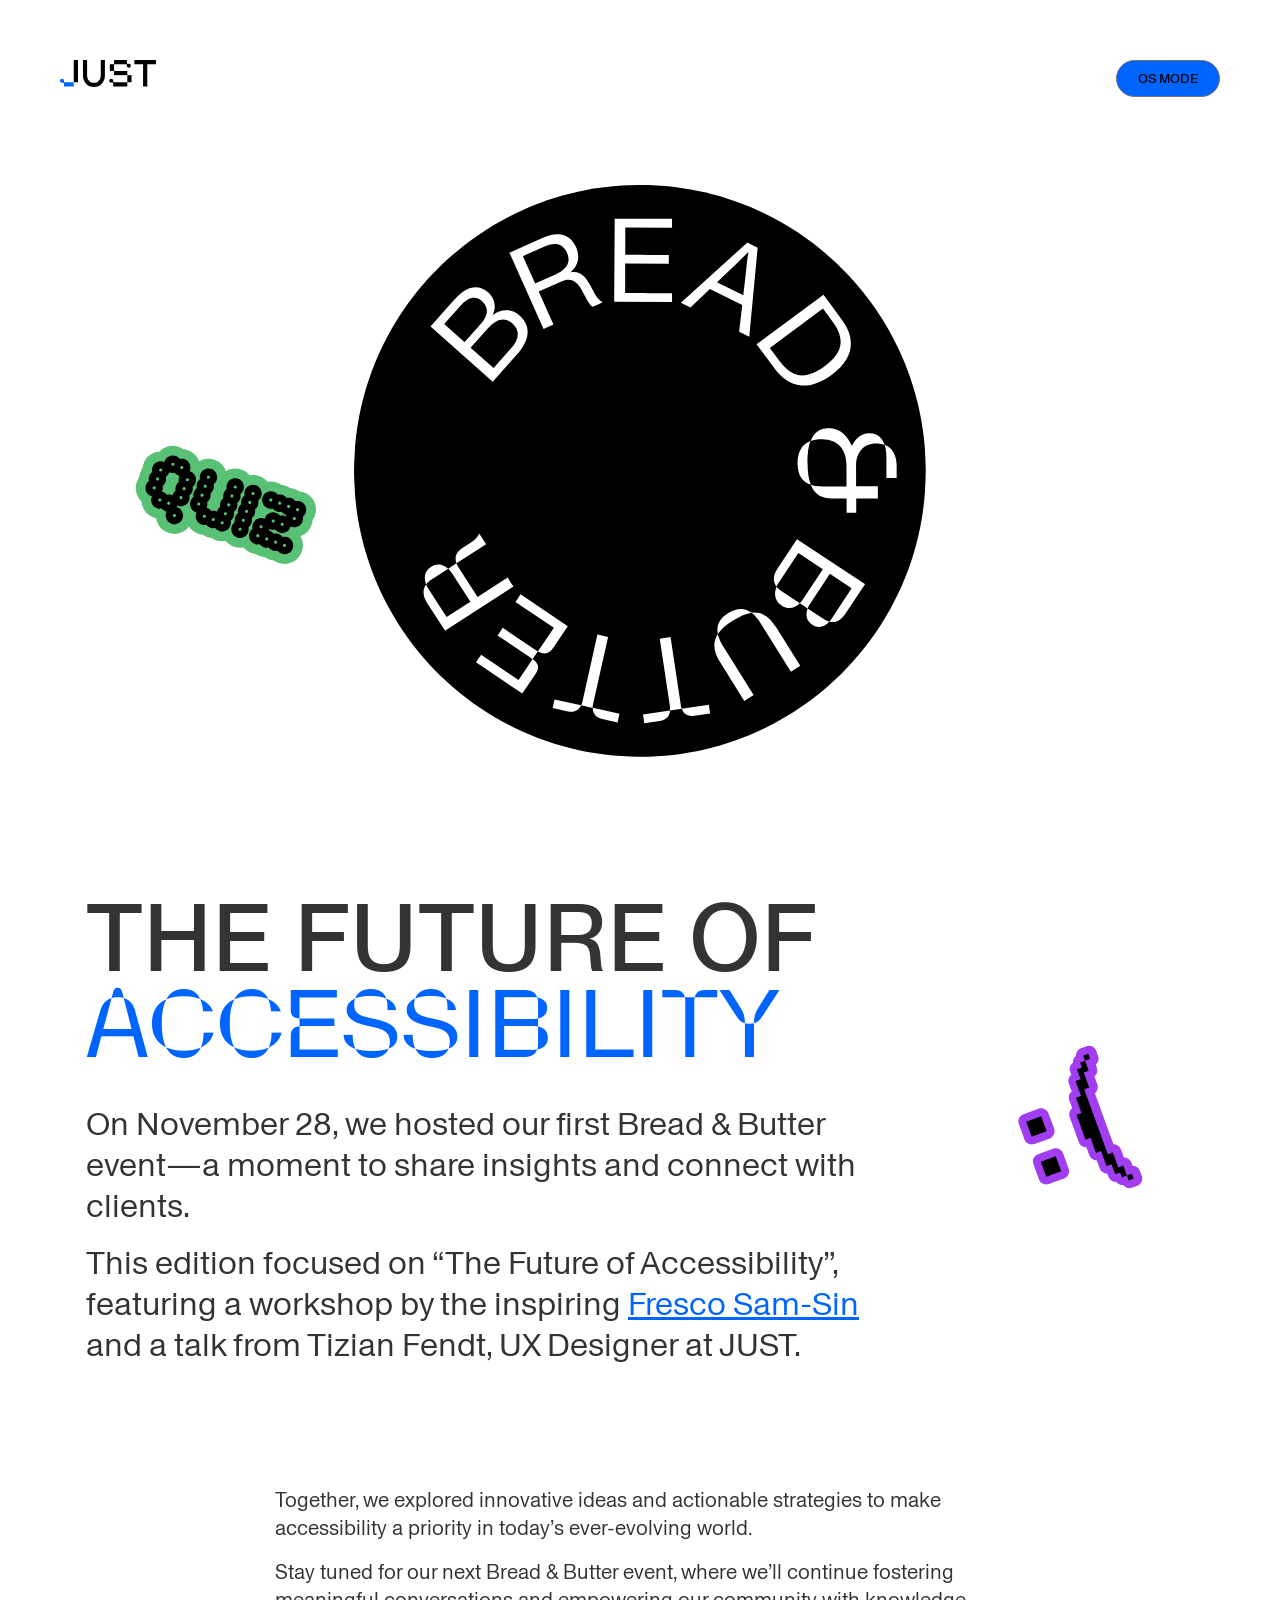
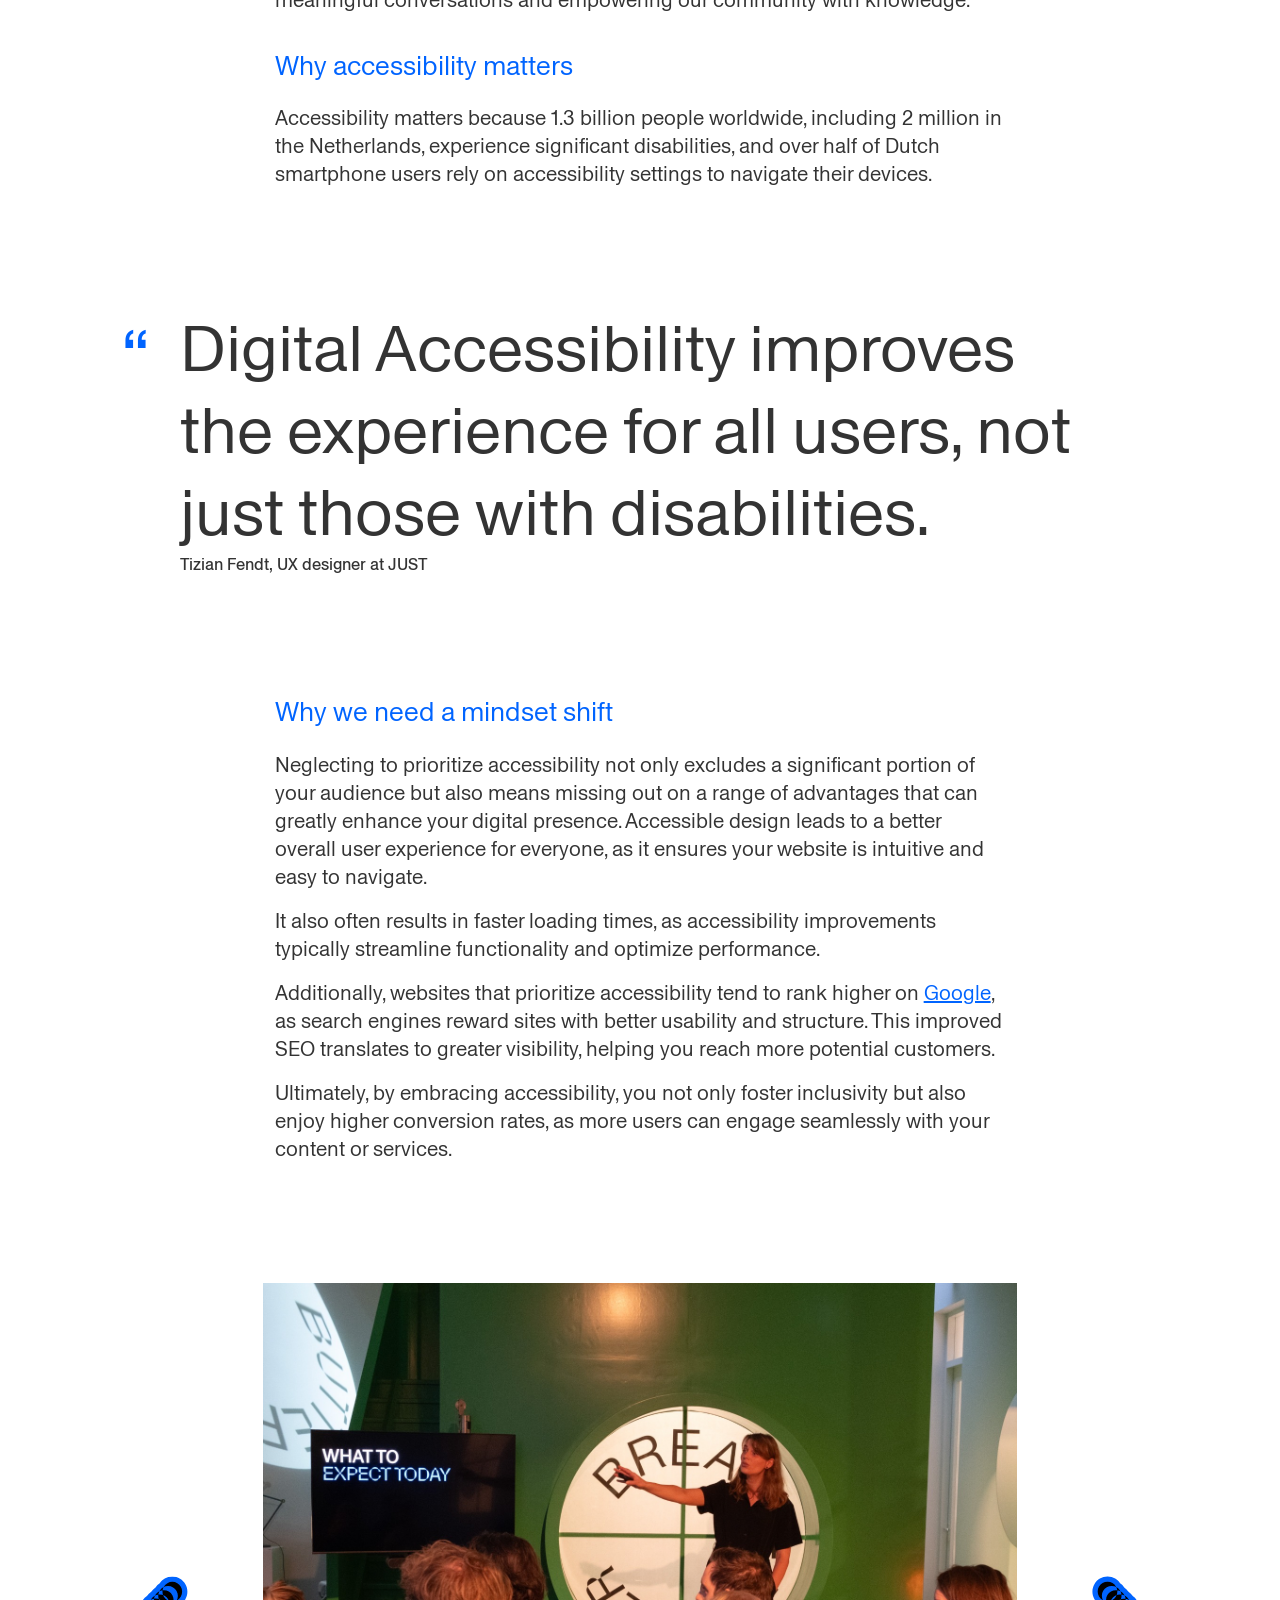
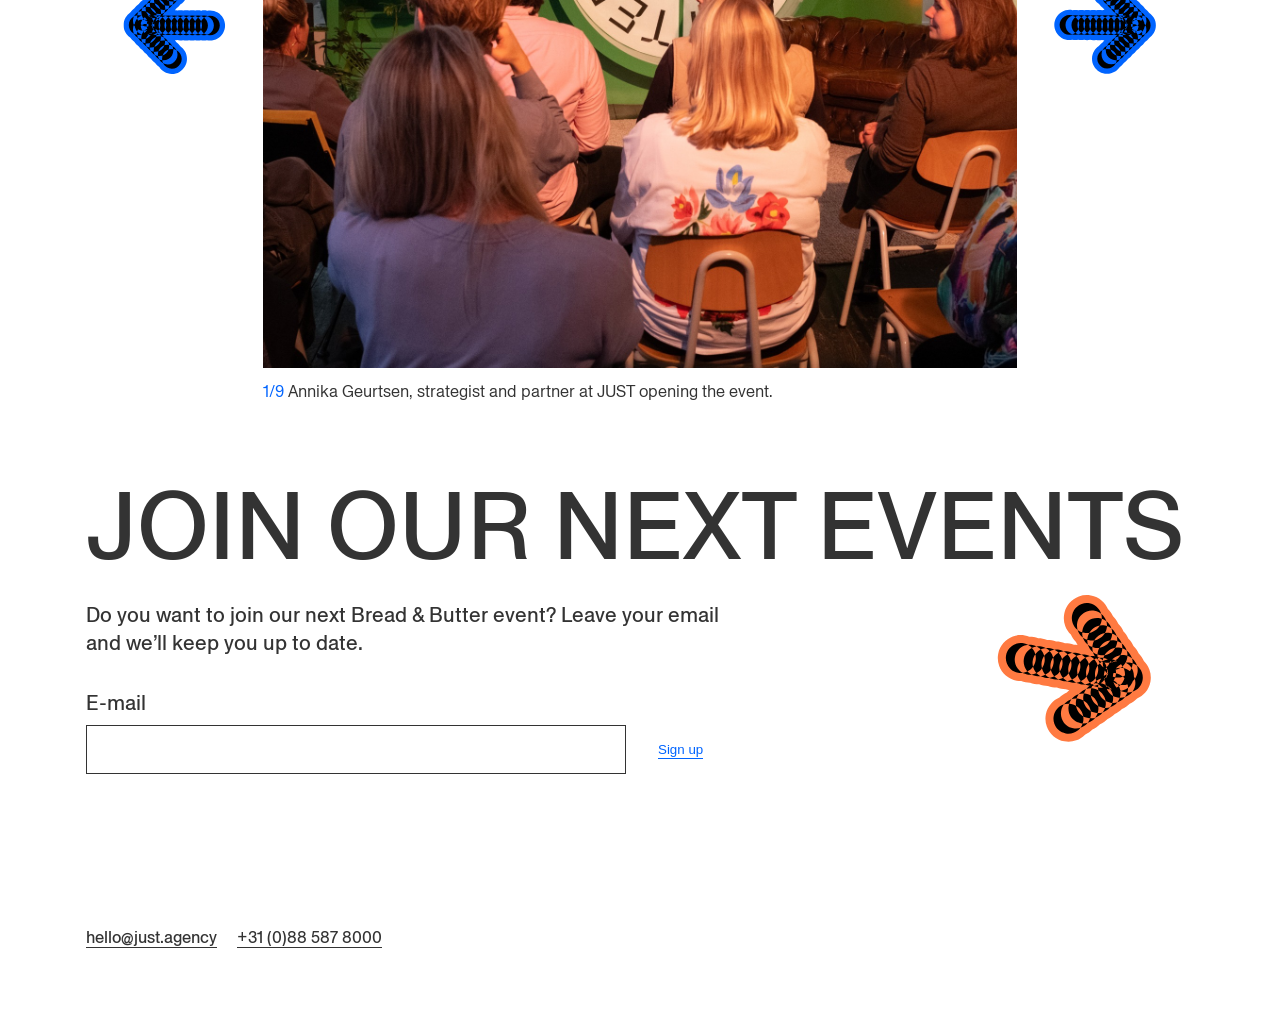
<file: index.html>
<!DOCTYPE html>
<html lang="en">
  <head>
    <meta charset="UTF-8" />
    <meta name="viewport" content="width=device-width, initial-scale=1.0" />
    <link rel="stylesheet" href="styling/base.css" />
    <link rel="stylesheet" href="styling/main.css" />
    <link
      rel="shortcut icon"
      href="./assets/Overig/favicon.png"
      type="image/x-icon"
    />
    <script src="script.js" defer></script>
    <title>Bread & Butter | Just</title>
  </head>
  <body>
    <nav>
      <a href="">
        <svg
          viewBox="0 0 192 54"
          fill="none"
          xmlns="http://www.w3.org/2000/svg"
        >
          <path
            d="M148.697 0.0171992V8.35537H166.095V52.8725H174.602V8.35537H192V0.0171992H148.697Z"
            fill="white"
          />
          <path
            d="M35.9492 0.0343984H27.4703V44.5251H35.9492V0.0343984Z"
            fill="white"
          />
          <path
            d="M9.92744 44.533C8.31342 44.533 8.01919 44.0285 8.00787 41.3011C7.99939 39.1284 6.19299 37.3641 3.98627 37.3739C1.78097 37.3822 -0.00845731 39.1605 3.00679e-05 41.3346C0.00993201 43.5073 1.81491 45.2716 4.02163 45.2619C7.534 45.2465 7.9711 45.0932 8.00505 48.0283V52.8907H27.4694V44.5344L9.92744 44.533Z"
            fill="white"
          />
          <path
            d="M81.5353 30.8014C81.5353 39.4253 75.7837 45.6897 67.8678 45.6897C59.9519 45.6897 54.2003 39.4308 54.2003 30.8014V0.0171992H45.9322V30.9631C45.9322 44.3114 55.1565 54 67.8678 54C80.5791 54 89.8034 44.3114 89.8034 30.9631V0.0171992H81.5353V30.8014Z"
            fill="white"
          />
          <path
            d="M143.084 30.3221H134.613V44.4927H143.084V30.3221Z"
            fill="white"
          />
          <path
            d="M108.201 8.3588H99.7304V21.9691H108.201V8.3588Z"
            fill="white"
          />
          <path
            d="M134.611 21.9633H108.198V30.3196H134.611V21.9633Z"
            fill="white"
          />
          <path
            d="M108.385 44.4986C106.771 44.4986 106.476 43.9941 106.465 41.2667C106.457 39.094 104.65 37.3297 102.443 37.3395C100.238 37.3478 98.4473 39.1275 98.4572 41.3002C98.4671 43.4729 100.272 45.2372 102.479 45.2275C105.991 45.2121 106.428 45.0588 106.462 47.9939V52.8563H134.611V44.5L108.385 44.4986Z"
            fill="white"
          />
          <path
            d="M131.734 8.35768C133.348 8.35768 133.642 8.86218 133.653 11.5895C133.662 13.7622 135.468 15.5266 137.675 15.5168C139.88 15.5085 141.671 13.7288 141.661 11.5561C141.651 9.3834 139.846 7.61905 137.64 7.62881C134.127 7.64414 133.69 7.79605 133.656 4.86382V0H108.198V8.35629L131.734 8.35768Z"
            fill="white"
          />
        </svg>
      </a>
      <select name="theme">
        <option value="dark">dark mode</option>
        <option value="light">light mode</option>
        <option value="os" selected>os mode</option>
      </select>
    </nav>
    <!-- b&b -->
    <div class="container">
      <div class="sticker">
        <img src="./assets/Stickers/sticker12.svg" alt="" />
      </div>
      <svg
        id="circle"
        viewBox="0 0 423 423"
        fill="none"
        xmlns="http://www.w3.org/2000/svg"
      >
        <path
          d="M211.4 422.8C328.153 422.8 422.8 328.153 422.8 211.4C422.8 94.647 328.153 0 211.4 0C94.647 0 0 94.647 0 211.4C0 328.153 94.647 422.8 211.4 422.8Z"
          fill="black"
        />
        <path
          d="M211.4 422.8C328.153 422.8 422.8 328.153 422.8 211.4C422.8 94.647 328.153 0 211.4 0C94.647 0 0 94.647 0 211.4C0 328.153 94.647 422.8 211.4 422.8Z"
          fill="black"
          fill-opacity="0.2"
        />
        <path
          d="M56.6 104.6L73.6 85.5005C78.2 80.4005 81.9 77.5005 86.1 76.2005C90.4 74.9005 95 75.7005 99.1 79.3005C104.6 84.2005 105.2 90.8005 102.5 96.2005H102.6C108.4 91.6005 116.3 91.1005 122.4 96.5005C126.2 99.9005 129.4 104.8 128.1 111.6C127.3 115.6 125.3 119.9 120.3 125.6L102.6 145.5L56.6 104.6ZM81.7 116.3L93.2 103.4C100 95.7005 99.5 90.3005 94.5 85.8005C90.1 81.9005 84.7 82.6005 78.6 89.5005L66.7 102.8L81.8 116.2H81.7V116.3ZM103.2 135.4L116.2 120.8C122 114.3 123.2 107.9 117 102.3C111.5 97.4005 105.3 98.9005 98.4 106.6L86.2 120.3L103.2 135.4Z"
          fill="white"
        />
        <path
          d="M114.9 50.1004L137.7 39.9004C145 36.6004 149.5 36.0004 153.6 36.7004C158.5 37.6004 161.9 40.8004 164.1 45.7004C167.2 52.5004 166.3 59.3004 160.3 64.3004V64.5004C167.2 63.2004 171.1 67.5004 174.6 74.0004L175.2 75.1004C177.6 79.6004 179.8 84.6004 183.6 86.5004V86.8004C183.7 86.8004 176.4 90.1004 176.4 90.1004C174.4 89.1004 172.4 85.2004 170.3 81.2004L169.6 79.8004C166.4 73.5004 162.1 67.4004 153.4 71.3004L136.6 78.8004L147.5 103.1L140.2 106.4L115 50.2004L114.9 50.1004ZM133.9 72.9004L149.1 66.1004C156 63.0004 161.1 58.2004 157.5 50.1004C153.7 41.6004 147 42.8004 140.1 45.8004L124.9 52.6004L134 72.8004H133.9V72.9004Z"
          fill="white"
        />
        <path
          d="M192.7 24.7002L235.2 25.0002V31.6002L200.6 31.4002V51.5002C200.5 51.5002 232.8 51.7002 232.8 51.7002V58.3002L200.5 58.1002V79.9002C200.4 79.9002 235.2 80.1002 235.2 80.1002V86.6002L192.4 86.3002L192.8 24.7002H192.7Z"
          fill="white"
        />
        <path
          d="M290.8 42.5L298.5 46.4L292.3 112.2L284.8 108.5L287.1 88.8L263.2 76.9L248.8 90.6L241.7 87.1L290.7 42.7V42.5H290.8ZM291.5 49.8C288.3 52.9 285.6 55.5 281.5 59.5L268.4 71.9L287.9 81.6L289.9 63.9C290.6 57.1 291 54.1 291.7 49.8H291.5Z"
          fill="white"
        />
        <path
          d="M347.2 81.2006L360 98.5006C365.2 105.501 367.2 110.801 367.4 116.401C367.8 124.901 363.3 133.001 353.4 140.301C345 146.501 336.9 149.201 329.4 148.101C322.7 147.201 316.5 143.201 310.9 135.601L297.7 117.701L347.2 81.1006V81.2006ZM307.5 120.501L314.5 130.001C323.7 142.401 333.8 144.701 348 134.101C355.4 128.601 359.4 123.301 359.8 117.301C360.2 112.201 358.5 107.201 353.3 100.201L346.8 91.4006L307.5 120.501Z"
          fill="white"
        />
        <path
          d="M335.4 205.5C335.4 212.4 336.3 217.7 337.8 221.7C331.3 219.5 328.1 214.2 328 205.9C328 197.5 331.2 191.8 337.5 189.3C336 193.4 335.3 198.8 335.3 205.4H335.4V205.5ZM350.6 179.7C360.4 179.7 365.8 187.1 368 192.7H368.3C370.5 188.6 373.9 183.5 381.1 183.5C388.3 183.5 390.9 187.8 392.4 192.2C390.5 191.5 388.3 191.1 386.1 191.1C376.7 191.1 371.2 197.9 371.3 207.9V222.8H387.4V231.8H371.4V242.3H364.3V231.8H353.5C346.3 231.8 340.7 229.2 337.8 221.7C340.1 222.5 343 222.9 346.3 222.9H364.2V207.3C364.2 196.8 359 187.9 345.7 188C342.6 188 340 188.4 337.7 189.4C340.1 183 344.4 179.8 350.7 179.8L350.6 179.7ZM401.3 207.6V216.6H393.7V201.2C393.7 199.9 393.7 196 392.4 192.1C397.5 194.2 401.3 199.1 401.3 207.6Z"
          fill="white"
        />
        <path
          d="M377.9 295.2L363.5 316.9C359.9 322.3 356 324.1 351.5 322.9C352.2 322.2 352.8 321.5 353.2 320.7L368 298.2L351.9 287.5L337.1 310C336.4 311 335.9 312 335.5 313.1L329.7 309.3C330.5 308.5 331.2 307.6 331.9 306.6L346.7 284.1L328.6 272.1L313.9 294.3C313.3 295.2 312.8 296.1 312.4 297C309.9 293.6 309.6 289 313.2 283.6L327.6 261.9L377.8 295.1H377.9V295.2ZM315.7 300.1L329.7 309.3C326 313 321.2 314.2 316.2 310.9C311.3 307.7 310.3 302.4 312.5 297.1C313.3 298.2 314.4 299.2 315.7 300V300.1ZM339 325.2C334.6 322.3 333.7 317.8 335.5 313.1L347 320.7C348.6 321.7 350.2 322.5 351.5 322.9C348.5 326.3 343.7 328.4 338.9 325.2H339Z"
          fill="white"
        />
        <path
          d="M273.2 341.5L295.5 377.2L288.6 381.5L270.8 353C265.6 344.7 265.2 338 269.1 332.1C269.7 335 271.1 338.2 273.2 341.6V341.5ZM280.3 322.1C275.1 325.3 271.4 328.6 269.1 332C267.8 325.7 270.3 320.7 276.9 316.6C283.4 312.5 289 312.5 294.1 316.3C290 316.8 285.5 318.9 280.3 322.1ZM312.2 327.1L330 355.6L323.1 359.9L300.8 324.2C298.6 320.7 296.4 318.1 294 316.3C301 315.4 306.8 318.6 312.1 327.1H312.2Z"
          fill="white"
        />
        <path
          d="M226.2 396.4L214.7 398.1L213.7 391.6L233.7 388.6C233.5 393 230.8 395.6 226.2 396.3V396.4ZM242.4 387.3L233.7 388.6C233.8 387.6 233.7 386.5 233.6 385.3L226.1 335.5L234.1 334.3L241.6 384.1C241.8 385.3 242 386.4 242.4 387.3ZM263.4 390.8L251.9 392.5C247.2 393.2 243.9 391.4 242.4 387.3L262.4 384.3L263.4 390.8Z"
          fill="white"
        />
        <path
          d="M158.2 389.3L146.9 386.8L148.3 380.4L168 384.8C166.2 388.8 162.8 390.3 158.2 389.3ZM176.6 386.7L168 384.8C168.5 383.9 168.8 382.9 169 381.7L180 332.5L187.9 334.3L176.9 383.5C176.6 384.7 176.5 385.8 176.5 386.8H176.6V386.7ZM194.9 397.4L183.6 394.9C179 393.9 176.5 391 176.6 386.6L196.3 391L194.9 397.4Z"
          fill="white"
        />
        <path
          d="M124.5 376.1L90.2 353L94 347.4L121.7 366.1L132.1 350.6C137 354.4 137.2 357.2 134 361.9L124.4 376.1H124.5ZM132.1 350.7C131.5 350.2 130.7 349.7 129.9 349.1L106.2 333.1L110 327.5L133.7 343.5C134.5 344 135.3 344.5 136 344.8L132.1 350.6V350.7ZM136 344.9L147.8 327.4L119.4 308.3L123.2 302.7L158.1 326.3L147.5 342.1C144.9 346 141.5 347.9 136 345V344.9Z"
          fill="white"
        />
        <path
          d="M67.4 329.7L54.3 309.5C50.8 304.1 50.5 299.2 53.3 295.4C53.7 296.6 54.4 297.7 55.1 298.8L68.5 319.5L86.1 308.1L72.7 287.4C71.8 286 70.8 284.7 69.7 283.7L75.8 279.8C76.2 281 76.8 282.2 77.7 283.5L91.4 304.7L113.6 290.3L117.9 296.9L67.3 329.6L67.4 329.7ZM57.1 282.3C61.7 279.4 66.1 280.5 69.7 283.8L57.1 292C55.5 293 54.2 294.2 53.3 295.5C51.5 290.6 52.1 285.6 57.1 282.4V282.3ZM75.8 279.8C74.2 275.4 75.4 271.4 80.5 268.2L86.7 264.2C89.8 262.2 91.4 260.5 92.4 258.1L92.7 257.9L97.7 265.7L75.8 279.8Z"
          fill="white"
        />
      </svg>
    </div>
    <main>
      <section class="intro">
        <div class="sticker">
          <img src="./assets/Stickers/sticker3.svg" alt="" />
        </div>
        <div class="group">
          <h1 class="xxl">The future of <span>accessibility</span></h1>
          <div class="lg">
            <p>
              On November 28, we hosted our first Bread & Butter event—a moment
              to share insights and connect with clients.
            </p>
            <p>
              This edition focused on “The Future of Accessibility”, featuring a
              workshop by the inspiring
              <a href="https://leidenuni.academia.edu/FSamSin/CurriculumVitae"
                >Fresco Sam-Sin</a
              >
              and a talk from Tizian Fendt, UX Designer at JUST.
            </p>
          </div>
        </div>
        <div class="sm">
          <p>
            Together, we explored innovative ideas and actionable strategies to
            make accessibility a priority in today’s ever-evolving world.
          </p>
          <p>
            Stay tuned for our next Bread & Butter event, where we’ll continue
            fostering meaningful conversations and empowering our community with
            knowledge.
          </p>
        </div>
        <article>
          <h2 class="md secondary-color">Why accessibility matters</h2>
          <p class="sm">
            Accessibility matters because 1.3 billion people worldwide,
            including 2 million in the Netherlands, experience significant
            disabilities, and over half of Dutch smartphone users rely on
            accessibility settings to navigate their devices.
          </p>
        </article>
      </section>
      <figure class="quote-container">
        <blockquote class="xl">
          <p>
            Digital Accessibility improves the experience for all users, not
            just those with disabilities.
          </p>
        </blockquote>
        <figcaption>Tizian Fendt, UX designer at JUST</figcaption>
      </figure>
      <article class="sm">
        <h2 class="md secondary-color">Why we need a mindset shift</h2>
        <p>
          Neglecting to prioritize accessibility not only excludes a significant
          portion of your audience but also means missing out on a range of
          advantages that can greatly enhance your digital presence. Accessible
          design leads to a better overall user experience for everyone, as it
          ensures your website is intuitive and easy to navigate.
        </p>
        <p>
          It also often results in faster loading times, as accessibility
          improvements typically streamline functionality and optimize
          performance.
        </p>
        <p>
          Additionally, websites that prioritize accessibility tend to rank
          higher on <a href="https://google.com">Google</a>, as search engines
          reward sites with better usability and structure. This improved SEO
          translates to greater visibility, helping you reach more potential
          customers.
        </p>
        <p>
          Ultimately, by embracing accessibility, you not only foster
          inclusivity but also enjoy higher conversion rates, as more users can
          engage seamlessly with your content or services.
        </p>
      </article>
      <figure class="slider">
        <button>
          <svg
            viewBox="0 0 156 150"
            fill="none"
            xmlns="http://www.w3.org/2000/svg"
          >
            <path
              d="M80.8897 149.05H80.7397C76.5597 149.02 72.6597 147.95 69.1397 145.86C65.6897 143.77 62.9597 140.96 60.9497 137.49C58.9097 134.05 57.8697 130.13 57.8997 125.93C57.9197 121.73 59.0097 117.83 61.1297 114.34C62.9397 111.29 65.3697 108.74 68.3397 106.79C70.0497 104.26 72.2197 102.11 74.7897 100.41C75.4097 99.4995 76.0897 98.6495 76.8097 97.8495C75.5597 97.7995 74.3397 97.6495 73.1397 97.4095C71.6697 97.6895 70.1597 97.8195 68.6097 97.8195C67.0597 97.8195 65.5497 97.6595 64.0797 97.3595C62.6197 97.6395 61.0797 97.7595 59.5497 97.7695C57.9997 97.7695 56.4897 97.6095 55.0197 97.3095C53.5597 97.5895 52.0397 97.7195 50.4897 97.7195C48.9397 97.7195 47.4297 97.5595 45.9597 97.2595C44.4897 97.5395 42.9897 97.6695 41.4297 97.6695C39.8797 97.6695 38.3697 97.5095 36.8997 97.2095C35.4297 97.4895 33.9197 97.6195 32.3697 97.6195C30.8197 97.6195 29.3097 97.4595 27.8397 97.1595C26.3797 97.4395 24.8497 97.5695 23.3097 97.5695C19.1297 97.5395 15.2297 96.4695 11.7097 94.3795C8.27974 92.2995 5.55974 89.5395 3.54974 86.1495C1.43974 82.5195 0.419742 78.6095 0.439742 74.4395C0.459742 70.2395 1.54974 66.3395 3.66974 62.8495C5.67974 59.4695 8.44974 56.6995 11.8597 54.6895C15.4697 52.5995 19.3597 51.6195 23.5597 51.5995C25.1097 51.5995 26.6197 51.7595 28.0897 52.0595C29.5597 51.7795 31.0697 51.6595 32.6297 51.6495C34.1797 51.6495 35.6897 51.8095 37.1597 52.1095C38.6297 51.8295 40.1397 51.7095 41.6997 51.6995C43.2497 51.6995 44.7597 51.8595 46.2297 52.1595C47.6997 51.8795 49.1997 51.7495 50.7597 51.7495C52.3097 51.7495 53.8197 51.9095 55.2897 52.2095C56.7597 51.9295 58.2897 51.8095 59.8297 51.7995C61.3797 51.7995 62.8897 51.9595 64.3597 52.2595C65.8397 51.9795 67.3397 51.8495 68.8997 51.8495C70.4497 51.8495 71.9597 52.0095 73.4297 52.3095C74.6197 52.0795 75.8397 51.9495 77.0797 51.9095C76.3397 51.0795 75.6497 50.1995 75.0297 49.2695C72.4797 47.5195 70.3497 45.3695 68.6697 42.8195C65.7597 40.8295 63.3997 38.3195 61.6197 35.3095C59.5297 31.6995 58.4997 27.7895 58.5297 23.6095C58.5497 19.4095 59.6397 15.5095 61.7597 12.0195C63.7697 8.63953 66.5397 5.86953 69.9497 3.85953C73.5197 1.78953 77.3797 0.769531 81.4997 0.769531C81.5497 0.769531 81.5997 0.769531 81.6497 0.769531C85.8497 0.789531 89.7497 1.87953 93.2397 3.99953C96.2497 5.78953 98.7797 8.20953 100.72 11.1595C103.22 12.8395 105.34 14.9695 107.04 17.5095C109.6 19.2195 111.78 21.3995 113.5 23.9995C116.08 25.7395 118.26 27.9695 119.98 30.6295C122.39 32.2995 124.44 34.3995 126.09 36.8795C128.53 38.5295 130.61 40.6095 132.28 43.0795C134.9 44.8395 137.1 47.0795 138.84 49.7495C141.35 51.4595 143.48 53.6395 145.17 56.2295C148.02 58.1695 150.38 60.7195 152.16 63.7795C154.2 67.2195 155.24 71.1295 155.21 75.3395C155.19 79.5195 154.11 83.4195 152.02 86.9395C150.2 89.9295 147.86 92.3795 145.01 94.2895C143.29 96.8495 141.15 98.9895 138.62 100.69C136.87 103.32 134.64 105.54 131.97 107.3C130.27 109.74 128.17 111.79 125.71 113.42C124.04 115.88 121.97 117.94 119.53 119.6C117.78 122.24 115.58 124.43 112.97 126.16C111.21 128.74 109.03 130.88 106.43 132.58C104.69 135.11 102.54 137.21 99.9797 138.89C98.0297 141.8 95.4497 144.21 92.3397 146.01C88.9297 148.03 85.0697 149.07 80.9297 149.07L80.8897 149.05Z"
              fill="#FF7A41"
            />
            <path
              d="M47.5103 74.7303C47.5303 71.9803 46.8703 69.4804 45.5303 67.2304C44.2003 64.9204 42.3803 63.0903 40.0903 61.7303C37.8503 60.3703 35.3603 59.6803 32.6103 59.6603C29.8603 59.6403 27.3403 60.3003 25.0303 61.6403C22.7703 62.9703 20.9703 64.7903 19.6003 67.0803C18.2403 69.3203 17.5503 71.8103 17.5303 74.5603C17.5103 77.3103 18.1703 79.8303 19.5103 82.1403C20.8503 84.4003 22.6303 86.2003 24.8703 87.5603C27.1603 88.9203 29.6803 89.6103 32.4203 89.6303C35.1703 89.6503 37.6703 88.9903 39.9203 87.6503C42.2303 86.3203 44.0603 84.5303 45.4203 82.2903C46.7803 80.0003 47.4703 77.4803 47.4903 74.7403L47.5103 74.7303ZM56.5703 74.7803C56.5503 77.5303 55.8603 80.0403 54.5003 82.3303C53.1403 84.5703 51.3103 86.3603 49.0003 87.6903C46.7403 89.0203 44.2403 89.6803 41.5003 89.6703C38.7503 89.6503 36.2403 88.9603 33.9503 87.6003C31.7103 86.2403 29.9203 84.4303 28.5903 82.1703C27.2603 79.8603 26.6003 77.3403 26.6103 74.5903C26.6303 71.8403 27.3103 69.3503 28.6803 67.1103C30.0403 64.8203 31.8503 63.0103 34.1103 61.6703C36.4203 60.3403 38.9403 59.6803 41.6903 59.6903C44.4403 59.7103 46.9303 60.4003 49.1703 61.7603C51.4603 63.1203 53.2703 64.9603 54.6103 67.2603C55.9503 69.5203 56.6003 72.0203 56.5903 74.7603L56.5703 74.7803ZM65.6303 74.8303C65.6503 72.0803 64.9903 69.5803 63.6503 67.3303C62.3203 65.0203 60.5003 63.1903 58.2103 61.8303C55.9703 60.4703 53.4803 59.7803 50.7303 59.7603C47.9803 59.7403 45.4603 60.4003 43.1503 61.7403C40.8903 63.0803 39.0903 64.8903 37.7203 67.1803C36.3603 69.4203 35.6703 71.9103 35.6503 74.6603C35.6303 77.4103 36.2903 79.9303 37.6303 82.2403C38.9703 84.5003 40.7503 86.3003 42.9903 87.6703C45.2803 89.0303 47.8003 89.7203 50.5403 89.7403C53.2903 89.7603 55.7903 89.1003 58.0403 87.7603C60.3503 86.4303 62.1803 84.6403 63.5403 82.4003C64.9003 80.1103 65.5903 77.5903 65.6103 74.8503L65.6303 74.8303ZM92.8203 74.9903C92.8003 77.7403 92.1103 80.2503 90.7503 82.5403C89.3903 84.7803 87.5603 86.5703 85.2503 87.9003C82.9903 89.2403 80.4903 89.8903 77.7503 89.8803C75.0003 89.8603 72.4903 89.1703 70.2003 87.8103C67.9603 86.4503 66.1703 84.6403 64.8403 82.3903C63.5103 80.0803 62.8503 77.5603 62.8603 74.8103C62.8803 72.0603 63.5703 69.5703 64.9303 67.3303C66.2903 65.0403 68.1003 63.2303 70.3603 61.8903C72.6703 60.5603 75.1903 59.9003 77.9403 59.9103C80.6903 59.9303 83.1803 60.6203 85.4203 61.9803C87.7103 63.3403 89.5203 65.1804 90.8603 67.4804C92.2003 69.7404 92.8503 72.2403 92.8403 74.9803L92.8203 74.9903ZM101.88 75.0403C101.9 72.2903 101.24 69.7903 99.9003 67.5403C98.5703 65.2303 96.7503 63.4003 94.4604 62.0403C92.2204 60.6803 89.7303 59.9903 86.9803 59.9703C84.2303 59.9503 81.7103 60.6103 79.4003 61.9503C77.1403 63.2903 75.3403 65.1003 73.9703 67.3903C72.6103 69.6303 71.9203 72.1203 71.9003 74.8703C71.8803 77.6203 72.5403 80.1403 73.8803 82.4503C75.2203 84.7103 77.0003 86.5103 79.2403 87.8803C81.5303 89.2403 84.0503 89.9303 86.7903 89.9503C89.5403 89.9703 92.0403 89.3103 94.2903 87.9703C96.6003 86.6403 98.4303 84.8503 99.7903 82.6103C101.15 80.3203 101.84 77.8003 101.86 75.0603L101.88 75.0403ZM74.6903 74.8803C74.6703 77.6303 73.9803 80.1403 72.6203 82.4303C71.2603 84.6703 69.4303 86.4603 67.1203 87.7903C64.8603 89.1303 62.3603 89.7803 59.6203 89.7703C56.8703 89.7503 54.3603 89.0603 52.0703 87.7003C49.8303 86.3403 48.0403 84.5303 46.7103 82.2703C45.3803 79.9603 44.7203 77.4403 44.7303 74.6903C44.7503 71.9403 45.4403 69.4503 46.8003 67.2103C48.1603 64.9203 49.9703 63.1103 52.2303 61.7703C54.5303 60.4403 57.0603 59.7803 59.8103 59.7903C62.5603 59.8103 65.0503 60.5003 67.2903 61.8603C69.5803 63.2203 71.3903 65.0603 72.7303 67.3603C74.0603 69.6203 74.7204 72.1203 74.7104 74.8603L74.6903 74.8803ZM83.7503 74.9303C83.7703 72.1803 83.1103 69.6803 81.7703 67.4303C80.4403 65.1203 78.6203 63.2903 76.3303 61.9303C74.0903 60.5703 71.6003 59.8803 68.8503 59.8603C66.1003 59.8403 63.5803 60.5003 61.2703 61.8403C59.0103 63.1703 57.2103 64.9903 55.8403 67.2803C54.4803 69.5203 53.7903 72.0103 53.7703 74.7603C53.7503 77.5103 54.4103 80.0303 55.7503 82.3403C57.0903 84.6003 58.8703 86.4003 61.1103 87.7703C63.4003 89.1303 65.9203 89.8203 68.6603 89.8403C71.4103 89.8603 73.9103 89.2003 76.1603 87.8603C78.4703 86.5303 80.3003 84.7403 81.6603 82.5003C83.0203 80.2103 83.7103 77.6903 83.7303 74.9503L83.7503 74.9303ZM129.07 75.2003C129.05 77.9503 128.36 80.4603 127 82.7503C125.64 84.9903 123.81 86.7803 121.5 88.1103C119.25 89.4403 116.74 90.1003 114 90.0903C111.25 90.0703 108.74 89.3803 106.45 88.0203C104.21 86.6603 102.42 84.8503 101.09 82.6003C99.7603 80.2903 99.1003 77.7703 99.1103 75.0203C99.1303 72.2703 99.8203 69.7803 101.18 67.5403C102.54 65.2503 104.35 63.4403 106.61 62.1003C108.92 60.7703 111.44 60.1103 114.19 60.1203C116.94 60.1403 119.43 60.8303 121.67 62.1903C123.96 63.5503 125.77 65.3903 127.11 67.6903C128.44 69.9503 129.1 72.4503 129.09 75.1903L129.07 75.2003ZM138.13 75.2503C138.15 72.5003 137.49 70.0003 136.15 67.7503C134.82 65.4403 133 63.6103 130.71 62.2503C128.47 60.8903 125.98 60.2003 123.23 60.1803C120.48 60.1603 117.96 60.8203 115.65 62.1603C113.39 63.5003 111.59 65.3103 110.22 67.6003C108.86 69.8403 108.17 72.3303 108.15 75.0803C108.13 77.8303 108.79 80.3503 110.13 82.6603C111.46 84.9203 113.25 86.7203 115.49 88.0903C117.78 89.4503 120.3 90.1403 123.04 90.1603C125.79 90.1803 128.29 89.5203 130.54 88.1803C132.85 86.8503 134.68 85.0603 136.04 82.8203C137.4 80.5303 138.09 78.0103 138.11 75.2703L138.13 75.2503ZM110.94 75.0903C110.92 77.8403 110.23 80.3503 108.87 82.6403C107.51 84.8803 105.68 86.6703 103.37 88.0003C101.12 89.3403 98.6103 89.9903 95.8703 89.9803C93.1203 89.9603 90.6103 89.2703 88.3203 87.9103C86.0803 86.5503 84.2904 84.7403 82.9604 82.4803C81.6303 80.1703 80.9703 77.6503 80.9803 74.9003C81.0003 72.1503 81.6903 69.6603 83.0503 67.4203C84.4103 65.1303 86.2203 63.3203 88.4803 61.9803C90.7903 60.6503 93.3103 59.9903 96.0603 60.0003C98.8103 60.0203 101.3 60.7103 103.54 62.0703C105.83 63.4303 107.64 65.2703 108.97 67.5703C110.31 69.8303 110.97 72.3303 110.95 75.0703L110.94 75.0903ZM120 75.1403C120.02 72.3903 119.36 69.8903 118.02 67.6403C116.69 65.3303 114.87 63.5003 112.58 62.1403C110.34 60.7803 107.85 60.0903 105.1 60.0703C102.35 60.0503 99.8303 60.7103 97.5203 62.0503C95.2603 63.3803 93.4603 65.2003 92.0903 67.4903C90.7303 69.7303 90.0403 72.2203 90.0203 74.9703C90.0003 77.7203 90.6603 80.2403 92.0003 82.5503C93.3403 84.8103 95.1203 86.6103 97.3603 87.9803C99.6503 89.3403 102.17 90.0303 104.91 90.0503C107.66 90.0703 110.16 89.4103 112.41 88.0703C114.72 86.7403 116.55 84.9503 117.91 82.7103C119.27 80.4203 119.96 77.9003 119.98 75.1603L120 75.1403ZM147.19 75.3003C147.17 78.0503 146.48 80.5603 145.12 82.8503C143.76 85.0903 141.93 86.8803 139.62 88.2103C137.37 89.5503 134.86 90.2003 132.12 90.1903C129.37 90.1703 126.86 89.4803 124.57 88.1203C122.33 86.7603 120.54 84.9503 119.21 82.6903C117.88 80.3803 117.22 77.8603 117.23 75.1103C117.25 72.3603 117.94 69.8703 119.3 67.6303C120.66 65.3403 122.47 63.5303 124.72 62.1903C127.03 60.8603 129.55 60.2003 132.3 60.2103C135.05 60.2303 137.54 60.9203 139.78 62.2803C142.07 63.6403 143.88 65.4803 145.22 67.7803C146.55 70.0403 147.21 72.5403 147.2 75.2803L147.19 75.3003ZM95.8803 126.16C95.8603 128.91 95.1703 131.4 93.8103 133.64C92.4503 135.93 90.6103 137.74 88.3103 139.08C86.0503 140.42 83.5503 141.07 80.8103 141.06C78.0603 141.04 75.5503 140.35 73.2603 138.99C71.0203 137.63 69.2303 135.8 67.9003 133.49C66.5703 131.24 65.9103 128.73 65.9203 125.99C65.9403 123.24 66.6303 120.75 67.9903 118.51C69.3503 116.22 71.1603 114.41 73.4203 113.07C75.7303 111.73 78.2503 111.08 81.0003 111.09C83.7503 111.11 86.2403 111.8 88.4803 113.16C90.7703 114.52 92.5803 116.35 93.9203 118.66C95.2603 120.91 95.9103 123.42 95.9003 126.16H95.8803ZM140.79 81.7003C140.81 78.9503 140.15 76.4503 138.81 74.2003C137.47 71.8903 135.66 70.0604 133.37 68.7004C131.13 67.3404 128.64 66.6503 125.89 66.6303C123.14 66.6103 120.62 67.2703 118.31 68.6103C116.06 69.9403 114.25 71.7603 112.88 74.0503C111.52 76.2903 110.83 78.7803 110.81 81.5303C110.79 84.2803 111.45 86.8003 112.79 89.1103C114.12 91.3703 115.91 93.1703 118.15 94.5403C120.44 95.9003 122.96 96.5903 125.7 96.6103C128.45 96.6303 130.95 95.9703 133.2 94.6303C135.51 93.3003 137.34 91.5103 138.7 89.2703C140.06 86.9803 140.75 84.4603 140.77 81.7203L140.79 81.7003ZM134.46 88.1003C134.44 90.8503 133.73 93.3603 132.32 95.6503C130.96 97.8903 129.15 99.6803 126.9 101.01C124.64 102.34 122.14 103.01 119.4 102.99C116.65 102.97 114.14 102.28 111.85 100.92C109.61 99.5603 107.82 97.7503 106.49 95.4903C105.15 93.1803 104.49 90.6603 104.51 87.9103C104.53 85.1603 105.22 82.6703 106.58 80.4303C107.94 78.1403 109.75 76.3303 112.01 74.9903C114.31 73.6603 116.84 73.0003 119.59 73.0103C122.34 73.0303 124.83 73.7203 127.07 75.0803C129.31 76.4403 131.1 78.2703 132.43 80.5803C133.81 82.8403 134.5 85.3403 134.48 88.0803L134.46 88.1003ZM127.98 94.3503C128 91.6003 127.34 89.1003 126 86.8503C124.67 84.5403 122.85 82.7103 120.56 81.3503C118.32 79.9903 115.83 79.3003 113.08 79.2803C110.33 79.2603 107.81 79.9203 105.5 81.2603C103.25 82.6003 101.44 84.4103 100.07 86.7003C98.7103 88.9403 98.0203 91.4303 98.0003 94.1803C97.9803 96.9303 98.6403 99.4503 99.9803 101.76C101.32 104.01 103.1 105.82 105.34 107.18C107.63 108.54 110.15 109.23 112.89 109.25C115.64 109.27 118.14 108.61 120.39 107.27C122.7 105.94 124.53 104.15 125.89 101.91C127.25 99.6203 127.94 97.1003 127.96 94.3603L127.98 94.3503ZM121.58 100.68C121.56 103.43 120.87 105.94 119.51 108.23C118.15 110.47 116.32 112.26 114.01 113.59C111.76 114.93 109.25 115.58 106.51 115.57C103.76 115.55 101.25 114.86 98.9604 113.5C96.7204 112.14 94.9303 110.33 93.6003 108.07C92.2703 105.76 91.6103 103.24 91.6203 100.49C91.6403 97.7403 92.3303 95.2503 93.6903 93.0103C95.0503 90.7203 96.8603 88.9103 99.1203 87.5703C101.42 86.2403 103.95 85.5803 106.7 85.5903C109.45 85.6103 111.94 86.3003 114.18 87.6603C116.47 89.0203 118.28 90.8603 119.62 93.1603C120.95 95.4203 121.62 97.9203 121.6 100.66L121.58 100.68ZM115.25 107.08C115.27 104.33 114.61 101.83 113.27 99.5803C111.93 97.2703 110.12 95.4403 107.83 94.0803C105.59 92.7203 103.1 92.0303 100.35 92.0103C97.6003 91.9903 95.0803 92.6503 92.7703 93.9903C90.5103 95.3303 88.7103 97.1403 87.3403 99.4303C85.9803 101.67 85.2903 104.16 85.2703 106.91C85.2503 109.66 85.9103 112.18 87.2503 114.49C88.5803 116.74 90.3703 118.55 92.6103 119.91C94.9003 121.27 97.4203 121.96 100.16 121.98C102.91 122 105.41 121.34 107.66 120C109.97 118.66 111.8 116.88 113.16 114.64C114.52 112.35 115.21 109.83 115.23 107.09L115.25 107.08ZM108.85 113.41C108.83 116.16 108.14 118.67 106.78 120.96C105.42 123.2 103.59 124.99 101.28 126.32C99.0203 127.65 96.5203 128.32 93.7803 128.3C91.0303 128.28 88.5203 127.59 86.2303 126.23C83.9403 124.87 82.1303 123.06 80.7903 120.8C79.5103 118.49 78.8704 115.97 78.8904 113.22C78.9104 110.47 79.5703 107.98 80.8803 105.74C82.2403 103.45 84.0803 101.64 86.3803 100.3C88.6903 98.9703 91.2104 98.3103 93.9604 98.3203C96.7104 98.3403 99.2003 99.0303 101.44 100.39C103.73 101.75 105.54 103.59 106.88 105.89C108.22 108.15 108.87 110.65 108.86 113.39L108.85 113.41ZM102.37 119.74C102.39 116.99 101.73 114.49 100.39 112.24C99.0604 109.93 97.2403 108.1 94.9503 106.74C92.7103 105.38 90.2203 104.69 87.4703 104.67C84.7203 104.65 82.2004 105.31 79.8904 106.65C77.6304 107.98 75.8304 109.8 74.4604 112.09C73.1004 114.33 72.4104 116.82 72.3904 119.57C72.3704 122.32 73.0303 124.84 74.3703 127.15C75.7103 129.41 77.4903 131.21 79.7303 132.58C82.0203 133.94 84.5403 134.63 87.2803 134.65C90.0303 134.67 92.5303 134.01 94.7803 132.67C97.0903 131.34 98.9203 129.55 100.28 127.31C101.64 125.02 102.33 122.5 102.35 119.76L102.37 119.74ZM140.87 68.8004C140.89 66.0504 140.23 63.5503 138.89 61.3003C137.55 58.9903 135.74 57.1603 133.45 55.8003C131.21 54.4403 128.72 53.7503 125.97 53.7303C123.22 53.7103 120.7 54.3703 118.39 55.7103C116.13 57.0503 114.33 58.8603 112.96 61.1503C111.6 63.3903 110.91 65.8803 110.89 68.6303C110.87 71.3803 111.53 73.9003 112.87 76.2103C114.2 78.4703 115.99 80.2703 118.23 81.6303C120.52 82.9903 123.04 83.6803 125.78 83.7003C128.53 83.7203 131.03 83.0603 133.28 81.7203C135.58 80.3903 137.42 78.6003 138.78 76.3603C140.14 74.0703 140.83 71.5503 140.85 68.8103L140.87 68.8004ZM134.62 62.3203C134.6 65.0703 133.89 67.5803 132.48 69.8703C131.12 72.1103 129.31 73.9003 127.05 75.2303C124.8 76.5703 122.29 77.2203 119.55 77.2103C116.8 77.1903 114.29 76.5003 112 75.1403C109.76 73.7803 107.97 71.9703 106.64 69.7103C105.31 67.4003 104.65 64.8803 104.66 62.1303C104.68 59.3803 105.37 56.8903 106.73 54.6503C108.09 52.3603 109.9 50.5503 112.16 49.2103C114.47 47.8803 116.99 47.2203 119.74 47.2303C122.49 47.2503 124.98 47.9403 127.22 49.3003C129.46 50.6603 131.25 52.4903 132.58 54.8003C133.97 57.0603 134.65 59.5603 134.63 62.3003L134.62 62.3203ZM128.21 55.9903C128.23 53.2403 127.57 50.7403 126.23 48.4903C124.9 46.1803 123.08 44.3503 120.79 42.9903C118.55 41.6303 116.06 40.9403 113.31 40.9203C110.56 40.9003 108.04 41.5603 105.73 42.9003C103.48 44.2403 101.67 46.0503 100.3 48.3403C98.9403 50.5803 98.2503 53.0703 98.2303 55.8203C98.2103 58.5703 98.8704 61.0903 100.21 63.4003C101.55 65.6603 103.33 67.4603 105.57 68.8303C107.86 70.1903 110.38 70.8803 113.12 70.9003C115.87 70.9203 118.37 70.2603 120.62 68.9203C122.93 67.5903 124.76 65.8003 126.12 63.5603C127.48 61.2703 128.17 58.7503 128.19 56.0103L128.21 55.9903ZM121.88 49.5903C121.86 52.3403 121.18 54.8503 119.81 57.1403C118.45 59.3803 116.62 61.1703 114.31 62.5003C112.05 63.8403 109.55 64.4903 106.81 64.4803C104.06 64.4603 101.55 63.7703 99.2603 62.4103C97.0203 61.0503 95.2303 59.2403 93.9003 56.9803C92.5703 54.6703 91.9103 52.1503 91.9203 49.4003C91.9403 46.6503 92.6303 44.1603 93.9903 41.9203C95.3503 39.6303 97.1603 37.8203 99.4203 36.4803C101.73 35.1503 104.25 34.4903 107 34.5003C109.75 34.5203 112.24 35.2103 114.48 36.5703C116.77 37.9303 118.58 39.7703 119.92 42.0703C121.25 44.3303 121.91 46.8303 121.9 49.5703L121.88 49.5903ZM115.63 43.1103C115.65 40.3603 114.99 37.8603 113.65 35.6103C112.32 33.3003 110.5 31.4703 108.21 30.1103C105.97 28.7503 103.48 28.0603 100.73 28.0403C97.9803 28.0203 95.4603 28.6803 93.1503 30.0203C90.8903 31.3603 89.0903 33.1703 87.7203 35.4603C86.3603 37.7003 85.6703 40.1903 85.6503 42.9403C85.6303 45.6903 86.2903 48.2103 87.6303 50.5203C88.9703 52.7803 90.7503 54.5803 92.9903 55.9403C95.2803 57.3003 97.8003 57.9903 100.54 58.0103C103.29 58.0303 105.79 57.3703 108.04 56.0303C110.35 54.7003 112.18 52.9103 113.54 50.6703C114.9 48.3803 115.59 45.8603 115.61 43.1203L115.63 43.1103ZM109.3 36.7103C109.28 39.4603 108.6 41.9703 107.23 44.2603C105.87 46.5003 104.04 48.2903 101.73 49.6203C99.4803 50.9503 96.9703 51.6103 94.2303 51.6003C91.4803 51.5803 88.9703 50.8903 86.6803 49.5303C84.3903 48.1703 82.5803 46.3603 81.2403 44.1003C79.9603 41.8003 79.3203 39.2703 79.3403 36.5203C79.3603 33.7703 80.0203 31.2803 81.3303 29.0403C82.6903 26.7503 84.5303 24.9403 86.8303 23.6003C89.1403 22.2703 91.6603 21.6103 94.4103 21.6203C97.1603 21.6403 99.6504 22.3303 101.89 23.6903C104.18 25.0503 105.99 26.8903 107.33 29.1903C108.66 31.4503 109.33 33.9503 109.31 36.6903L109.3 36.7103ZM102.9 30.3103C102.92 27.5603 102.26 25.0603 100.92 22.8103C99.5903 20.5003 97.7703 18.6703 95.4803 17.3103C93.2403 15.9503 90.7503 15.2603 88.0003 15.2403C85.2503 15.2203 82.7303 15.8803 80.4203 17.2203C78.1603 18.5603 76.3603 20.3703 74.9903 22.6603C73.6303 24.9003 72.9403 27.3903 72.9203 30.1403C72.9003 32.8903 73.5603 35.4103 74.9003 37.7203C76.2403 39.9803 78.0203 41.7803 80.2603 43.1403C82.5503 44.5003 85.0703 45.1903 87.8103 45.2103C90.5603 45.2303 93.0603 44.5703 95.3103 43.2303C97.6203 41.9003 99.4503 40.1103 100.81 37.8703C102.17 35.5803 102.86 33.0603 102.88 30.3203L102.9 30.3103ZM96.5003 23.8303C96.4803 26.5803 95.7903 29.0903 94.4303 31.3803C93.0703 33.6203 91.2403 35.4103 88.9303 36.7403C86.6703 38.0803 84.1703 38.7303 81.4303 38.7203C78.6803 38.7003 76.1703 38.0103 73.8803 36.6503C71.6403 35.2903 69.8503 33.4803 68.5203 31.2203C67.1903 28.9103 66.5303 26.3903 66.5403 23.6403C66.5603 20.8903 67.2503 18.4003 68.6103 16.1603C69.9703 13.8703 71.7803 12.0603 74.0403 10.7203C76.3503 9.39035 78.8703 8.73035 81.6203 8.74035C84.3703 8.76035 86.8603 9.45035 89.1003 10.8103C91.3903 12.1703 93.2003 14.0103 94.5403 16.3103C95.8803 18.5703 96.5303 21.0703 96.5203 23.8103L96.5003 23.8303ZM38.4503 74.6503C38.4303 77.4003 37.7403 79.9103 36.3803 82.2003C35.0203 84.4403 33.1903 86.2303 30.8803 87.5603C28.6203 88.9003 26.1203 89.5503 23.3803 89.5403C20.6303 89.5203 18.1203 88.8303 15.8303 87.4703C13.5903 86.1103 11.8003 84.3003 10.4703 82.0403C9.14035 79.7303 8.48035 77.2103 8.49035 74.4603C8.51035 71.7103 9.20035 69.2204 10.5603 66.9804C11.9203 64.6904 13.7303 62.8803 15.9903 61.5403C18.3003 60.2103 20.8203 59.5503 23.5703 59.5603C26.3203 59.5803 28.8103 60.2703 31.0503 61.6303C33.3403 62.9903 35.1503 64.8303 36.4903 67.1303C37.8303 69.3903 38.4803 71.8903 38.4703 74.6303L38.4503 74.6503Z"
              fill="black"
            />
          </svg>
        </button>
        <div class="container">
          <img src="./assets/Images/slide1.JPG" alt="Woman standing in front of a seated crowd with her hand pointed outwards" />
          <img src="./assets/Images/slide2.JPG" alt="An audience looking attentively" />
          <img src="./assets/Images/slide3.JPG" alt="Two women holding a wooden box. One of the two looks inside the wooden box." />
          <img src="./assets/Images/slide4.JPG" alt="Man holding a cup, mid sentence, speaking to a woman next to him" />
          <img src="./assets/Images/slide5.JPG" alt="Top-down view of the speaker giving a talk to the crowd" />
          <img src="./assets/Images/slide6.JPG" alt="Man pointing to a screen next to him whilst standing in front of a crowd" />
          <img src="./assets/Images/slide7.JPG" alt="Little sign with text on it containing all available snacks" />
          <img src="./assets/Images/slide8.JPG" alt="Man standing in front of a green building and next to a screen talking" />
          <img src="./assets/Images/slide9.JPG" alt="Man standing in front of a green building with some weird device/item in his hands" />
        </div>
        <button>
            <svg
              viewBox="0 0 156 150"
              fill="none"
              xmlns="http://www.w3.org/2000/svg"
            >
              <path
                d="M80.8897 149.05H80.7397C76.5597 149.02 72.6597 147.95 69.1397 145.86C65.6897 143.77 62.9597 140.96 60.9497 137.49C58.9097 134.05 57.8697 130.13 57.8997 125.93C57.9197 121.73 59.0097 117.83 61.1297 114.34C62.9397 111.29 65.3697 108.74 68.3397 106.79C70.0497 104.26 72.2197 102.11 74.7897 100.41C75.4097 99.4995 76.0897 98.6495 76.8097 97.8495C75.5597 97.7995 74.3397 97.6495 73.1397 97.4095C71.6697 97.6895 70.1597 97.8195 68.6097 97.8195C67.0597 97.8195 65.5497 97.6595 64.0797 97.3595C62.6197 97.6395 61.0797 97.7595 59.5497 97.7695C57.9997 97.7695 56.4897 97.6095 55.0197 97.3095C53.5597 97.5895 52.0397 97.7195 50.4897 97.7195C48.9397 97.7195 47.4297 97.5595 45.9597 97.2595C44.4897 97.5395 42.9897 97.6695 41.4297 97.6695C39.8797 97.6695 38.3697 97.5095 36.8997 97.2095C35.4297 97.4895 33.9197 97.6195 32.3697 97.6195C30.8197 97.6195 29.3097 97.4595 27.8397 97.1595C26.3797 97.4395 24.8497 97.5695 23.3097 97.5695C19.1297 97.5395 15.2297 96.4695 11.7097 94.3795C8.27974 92.2995 5.55974 89.5395 3.54974 86.1495C1.43974 82.5195 0.419742 78.6095 0.439742 74.4395C0.459742 70.2395 1.54974 66.3395 3.66974 62.8495C5.67974 59.4695 8.44974 56.6995 11.8597 54.6895C15.4697 52.5995 19.3597 51.6195 23.5597 51.5995C25.1097 51.5995 26.6197 51.7595 28.0897 52.0595C29.5597 51.7795 31.0697 51.6595 32.6297 51.6495C34.1797 51.6495 35.6897 51.8095 37.1597 52.1095C38.6297 51.8295 40.1397 51.7095 41.6997 51.6995C43.2497 51.6995 44.7597 51.8595 46.2297 52.1595C47.6997 51.8795 49.1997 51.7495 50.7597 51.7495C52.3097 51.7495 53.8197 51.9095 55.2897 52.2095C56.7597 51.9295 58.2897 51.8095 59.8297 51.7995C61.3797 51.7995 62.8897 51.9595 64.3597 52.2595C65.8397 51.9795 67.3397 51.8495 68.8997 51.8495C70.4497 51.8495 71.9597 52.0095 73.4297 52.3095C74.6197 52.0795 75.8397 51.9495 77.0797 51.9095C76.3397 51.0795 75.6497 50.1995 75.0297 49.2695C72.4797 47.5195 70.3497 45.3695 68.6697 42.8195C65.7597 40.8295 63.3997 38.3195 61.6197 35.3095C59.5297 31.6995 58.4997 27.7895 58.5297 23.6095C58.5497 19.4095 59.6397 15.5095 61.7597 12.0195C63.7697 8.63953 66.5397 5.86953 69.9497 3.85953C73.5197 1.78953 77.3797 0.769531 81.4997 0.769531C81.5497 0.769531 81.5997 0.769531 81.6497 0.769531C85.8497 0.789531 89.7497 1.87953 93.2397 3.99953C96.2497 5.78953 98.7797 8.20953 100.72 11.1595C103.22 12.8395 105.34 14.9695 107.04 17.5095C109.6 19.2195 111.78 21.3995 113.5 23.9995C116.08 25.7395 118.26 27.9695 119.98 30.6295C122.39 32.2995 124.44 34.3995 126.09 36.8795C128.53 38.5295 130.61 40.6095 132.28 43.0795C134.9 44.8395 137.1 47.0795 138.84 49.7495C141.35 51.4595 143.48 53.6395 145.17 56.2295C148.02 58.1695 150.38 60.7195 152.16 63.7795C154.2 67.2195 155.24 71.1295 155.21 75.3395C155.19 79.5195 154.11 83.4195 152.02 86.9395C150.2 89.9295 147.86 92.3795 145.01 94.2895C143.29 96.8495 141.15 98.9895 138.62 100.69C136.87 103.32 134.64 105.54 131.97 107.3C130.27 109.74 128.17 111.79 125.71 113.42C124.04 115.88 121.97 117.94 119.53 119.6C117.78 122.24 115.58 124.43 112.97 126.16C111.21 128.74 109.03 130.88 106.43 132.58C104.69 135.11 102.54 137.21 99.9797 138.89C98.0297 141.8 95.4497 144.21 92.3397 146.01C88.9297 148.03 85.0697 149.07 80.9297 149.07L80.8897 149.05Z"
                fill="#FF7A41"
              />
              <path
                d="M47.5103 74.7303C47.5303 71.9803 46.8703 69.4804 45.5303 67.2304C44.2003 64.9204 42.3803 63.0903 40.0903 61.7303C37.8503 60.3703 35.3603 59.6803 32.6103 59.6603C29.8603 59.6403 27.3403 60.3003 25.0303 61.6403C22.7703 62.9703 20.9703 64.7903 19.6003 67.0803C18.2403 69.3203 17.5503 71.8103 17.5303 74.5603C17.5103 77.3103 18.1703 79.8303 19.5103 82.1403C20.8503 84.4003 22.6303 86.2003 24.8703 87.5603C27.1603 88.9203 29.6803 89.6103 32.4203 89.6303C35.1703 89.6503 37.6703 88.9903 39.9203 87.6503C42.2303 86.3203 44.0603 84.5303 45.4203 82.2903C46.7803 80.0003 47.4703 77.4803 47.4903 74.7403L47.5103 74.7303ZM56.5703 74.7803C56.5503 77.5303 55.8603 80.0403 54.5003 82.3303C53.1403 84.5703 51.3103 86.3603 49.0003 87.6903C46.7403 89.0203 44.2403 89.6803 41.5003 89.6703C38.7503 89.6503 36.2403 88.9603 33.9503 87.6003C31.7103 86.2403 29.9203 84.4303 28.5903 82.1703C27.2603 79.8603 26.6003 77.3403 26.6103 74.5903C26.6303 71.8403 27.3103 69.3503 28.6803 67.1103C30.0403 64.8203 31.8503 63.0103 34.1103 61.6703C36.4203 60.3403 38.9403 59.6803 41.6903 59.6903C44.4403 59.7103 46.9303 60.4003 49.1703 61.7603C51.4603 63.1203 53.2703 64.9603 54.6103 67.2603C55.9503 69.5203 56.6003 72.0203 56.5903 74.7603L56.5703 74.7803ZM65.6303 74.8303C65.6503 72.0803 64.9903 69.5803 63.6503 67.3303C62.3203 65.0203 60.5003 63.1903 58.2103 61.8303C55.9703 60.4703 53.4803 59.7803 50.7303 59.7603C47.9803 59.7403 45.4603 60.4003 43.1503 61.7403C40.8903 63.0803 39.0903 64.8903 37.7203 67.1803C36.3603 69.4203 35.6703 71.9103 35.6503 74.6603C35.6303 77.4103 36.2903 79.9303 37.6303 82.2403C38.9703 84.5003 40.7503 86.3003 42.9903 87.6703C45.2803 89.0303 47.8003 89.7203 50.5403 89.7403C53.2903 89.7603 55.7903 89.1003 58.0403 87.7603C60.3503 86.4303 62.1803 84.6403 63.5403 82.4003C64.9003 80.1103 65.5903 77.5903 65.6103 74.8503L65.6303 74.8303ZM92.8203 74.9903C92.8003 77.7403 92.1103 80.2503 90.7503 82.5403C89.3903 84.7803 87.5603 86.5703 85.2503 87.9003C82.9903 89.2403 80.4903 89.8903 77.7503 89.8803C75.0003 89.8603 72.4903 89.1703 70.2003 87.8103C67.9603 86.4503 66.1703 84.6403 64.8403 82.3903C63.5103 80.0803 62.8503 77.5603 62.8603 74.8103C62.8803 72.0603 63.5703 69.5703 64.9303 67.3303C66.2903 65.0403 68.1003 63.2303 70.3603 61.8903C72.6703 60.5603 75.1903 59.9003 77.9403 59.9103C80.6903 59.9303 83.1803 60.6203 85.4203 61.9803C87.7103 63.3403 89.5203 65.1804 90.8603 67.4804C92.2003 69.7404 92.8503 72.2403 92.8403 74.9803L92.8203 74.9903ZM101.88 75.0403C101.9 72.2903 101.24 69.7903 99.9003 67.5403C98.5703 65.2303 96.7503 63.4003 94.4604 62.0403C92.2204 60.6803 89.7303 59.9903 86.9803 59.9703C84.2303 59.9503 81.7103 60.6103 79.4003 61.9503C77.1403 63.2903 75.3403 65.1003 73.9703 67.3903C72.6103 69.6303 71.9203 72.1203 71.9003 74.8703C71.8803 77.6203 72.5403 80.1403 73.8803 82.4503C75.2203 84.7103 77.0003 86.5103 79.2403 87.8803C81.5303 89.2403 84.0503 89.9303 86.7903 89.9503C89.5403 89.9703 92.0403 89.3103 94.2903 87.9703C96.6003 86.6403 98.4303 84.8503 99.7903 82.6103C101.15 80.3203 101.84 77.8003 101.86 75.0603L101.88 75.0403ZM74.6903 74.8803C74.6703 77.6303 73.9803 80.1403 72.6203 82.4303C71.2603 84.6703 69.4303 86.4603 67.1203 87.7903C64.8603 89.1303 62.3603 89.7803 59.6203 89.7703C56.8703 89.7503 54.3603 89.0603 52.0703 87.7003C49.8303 86.3403 48.0403 84.5303 46.7103 82.2703C45.3803 79.9603 44.7203 77.4403 44.7303 74.6903C44.7503 71.9403 45.4403 69.4503 46.8003 67.2103C48.1603 64.9203 49.9703 63.1103 52.2303 61.7703C54.5303 60.4403 57.0603 59.7803 59.8103 59.7903C62.5603 59.8103 65.0503 60.5003 67.2903 61.8603C69.5803 63.2203 71.3903 65.0603 72.7303 67.3603C74.0603 69.6203 74.7204 72.1203 74.7104 74.8603L74.6903 74.8803ZM83.7503 74.9303C83.7703 72.1803 83.1103 69.6803 81.7703 67.4303C80.4403 65.1203 78.6203 63.2903 76.3303 61.9303C74.0903 60.5703 71.6003 59.8803 68.8503 59.8603C66.1003 59.8403 63.5803 60.5003 61.2703 61.8403C59.0103 63.1703 57.2103 64.9903 55.8403 67.2803C54.4803 69.5203 53.7903 72.0103 53.7703 74.7603C53.7503 77.5103 54.4103 80.0303 55.7503 82.3403C57.0903 84.6003 58.8703 86.4003 61.1103 87.7703C63.4003 89.1303 65.9203 89.8203 68.6603 89.8403C71.4103 89.8603 73.9103 89.2003 76.1603 87.8603C78.4703 86.5303 80.3003 84.7403 81.6603 82.5003C83.0203 80.2103 83.7103 77.6903 83.7303 74.9503L83.7503 74.9303ZM129.07 75.2003C129.05 77.9503 128.36 80.4603 127 82.7503C125.64 84.9903 123.81 86.7803 121.5 88.1103C119.25 89.4403 116.74 90.1003 114 90.0903C111.25 90.0703 108.74 89.3803 106.45 88.0203C104.21 86.6603 102.42 84.8503 101.09 82.6003C99.7603 80.2903 99.1003 77.7703 99.1103 75.0203C99.1303 72.2703 99.8203 69.7803 101.18 67.5403C102.54 65.2503 104.35 63.4403 106.61 62.1003C108.92 60.7703 111.44 60.1103 114.19 60.1203C116.94 60.1403 119.43 60.8303 121.67 62.1903C123.96 63.5503 125.77 65.3903 127.11 67.6903C128.44 69.9503 129.1 72.4503 129.09 75.1903L129.07 75.2003ZM138.13 75.2503C138.15 72.5003 137.49 70.0003 136.15 67.7503C134.82 65.4403 133 63.6103 130.71 62.2503C128.47 60.8903 125.98 60.2003 123.23 60.1803C120.48 60.1603 117.96 60.8203 115.65 62.1603C113.39 63.5003 111.59 65.3103 110.22 67.6003C108.86 69.8403 108.17 72.3303 108.15 75.0803C108.13 77.8303 108.79 80.3503 110.13 82.6603C111.46 84.9203 113.25 86.7203 115.49 88.0903C117.78 89.4503 120.3 90.1403 123.04 90.1603C125.79 90.1803 128.29 89.5203 130.54 88.1803C132.85 86.8503 134.68 85.0603 136.04 82.8203C137.4 80.5303 138.09 78.0103 138.11 75.2703L138.13 75.2503ZM110.94 75.0903C110.92 77.8403 110.23 80.3503 108.87 82.6403C107.51 84.8803 105.68 86.6703 103.37 88.0003C101.12 89.3403 98.6103 89.9903 95.8703 89.9803C93.1203 89.9603 90.6103 89.2703 88.3203 87.9103C86.0803 86.5503 84.2904 84.7403 82.9604 82.4803C81.6303 80.1703 80.9703 77.6503 80.9803 74.9003C81.0003 72.1503 81.6903 69.6603 83.0503 67.4203C84.4103 65.1303 86.2203 63.3203 88.4803 61.9803C90.7903 60.6503 93.3103 59.9903 96.0603 60.0003C98.8103 60.0203 101.3 60.7103 103.54 62.0703C105.83 63.4303 107.64 65.2703 108.97 67.5703C110.31 69.8303 110.97 72.3303 110.95 75.0703L110.94 75.0903ZM120 75.1403C120.02 72.3903 119.36 69.8903 118.02 67.6403C116.69 65.3303 114.87 63.5003 112.58 62.1403C110.34 60.7803 107.85 60.0903 105.1 60.0703C102.35 60.0503 99.8303 60.7103 97.5203 62.0503C95.2603 63.3803 93.4603 65.2003 92.0903 67.4903C90.7303 69.7303 90.0403 72.2203 90.0203 74.9703C90.0003 77.7203 90.6603 80.2403 92.0003 82.5503C93.3403 84.8103 95.1203 86.6103 97.3603 87.9803C99.6503 89.3403 102.17 90.0303 104.91 90.0503C107.66 90.0703 110.16 89.4103 112.41 88.0703C114.72 86.7403 116.55 84.9503 117.91 82.7103C119.27 80.4203 119.96 77.9003 119.98 75.1603L120 75.1403ZM147.19 75.3003C147.17 78.0503 146.48 80.5603 145.12 82.8503C143.76 85.0903 141.93 86.8803 139.62 88.2103C137.37 89.5503 134.86 90.2003 132.12 90.1903C129.37 90.1703 126.86 89.4803 124.57 88.1203C122.33 86.7603 120.54 84.9503 119.21 82.6903C117.88 80.3803 117.22 77.8603 117.23 75.1103C117.25 72.3603 117.94 69.8703 119.3 67.6303C120.66 65.3403 122.47 63.5303 124.72 62.1903C127.03 60.8603 129.55 60.2003 132.3 60.2103C135.05 60.2303 137.54 60.9203 139.78 62.2803C142.07 63.6403 143.88 65.4803 145.22 67.7803C146.55 70.0403 147.21 72.5403 147.2 75.2803L147.19 75.3003ZM95.8803 126.16C95.8603 128.91 95.1703 131.4 93.8103 133.64C92.4503 135.93 90.6103 137.74 88.3103 139.08C86.0503 140.42 83.5503 141.07 80.8103 141.06C78.0603 141.04 75.5503 140.35 73.2603 138.99C71.0203 137.63 69.2303 135.8 67.9003 133.49C66.5703 131.24 65.9103 128.73 65.9203 125.99C65.9403 123.24 66.6303 120.75 67.9903 118.51C69.3503 116.22 71.1603 114.41 73.4203 113.07C75.7303 111.73 78.2503 111.08 81.0003 111.09C83.7503 111.11 86.2403 111.8 88.4803 113.16C90.7703 114.52 92.5803 116.35 93.9203 118.66C95.2603 120.91 95.9103 123.42 95.9003 126.16H95.8803ZM140.79 81.7003C140.81 78.9503 140.15 76.4503 138.81 74.2003C137.47 71.8903 135.66 70.0604 133.37 68.7004C131.13 67.3404 128.64 66.6503 125.89 66.6303C123.14 66.6103 120.62 67.2703 118.31 68.6103C116.06 69.9403 114.25 71.7603 112.88 74.0503C111.52 76.2903 110.83 78.7803 110.81 81.5303C110.79 84.2803 111.45 86.8003 112.79 89.1103C114.12 91.3703 115.91 93.1703 118.15 94.5403C120.44 95.9003 122.96 96.5903 125.7 96.6103C128.45 96.6303 130.95 95.9703 133.2 94.6303C135.51 93.3003 137.34 91.5103 138.7 89.2703C140.06 86.9803 140.75 84.4603 140.77 81.7203L140.79 81.7003ZM134.46 88.1003C134.44 90.8503 133.73 93.3603 132.32 95.6503C130.96 97.8903 129.15 99.6803 126.9 101.01C124.64 102.34 122.14 103.01 119.4 102.99C116.65 102.97 114.14 102.28 111.85 100.92C109.61 99.5603 107.82 97.7503 106.49 95.4903C105.15 93.1803 104.49 90.6603 104.51 87.9103C104.53 85.1603 105.22 82.6703 106.58 80.4303C107.94 78.1403 109.75 76.3303 112.01 74.9903C114.31 73.6603 116.84 73.0003 119.59 73.0103C122.34 73.0303 124.83 73.7203 127.07 75.0803C129.31 76.4403 131.1 78.2703 132.43 80.5803C133.81 82.8403 134.5 85.3403 134.48 88.0803L134.46 88.1003ZM127.98 94.3503C128 91.6003 127.34 89.1003 126 86.8503C124.67 84.5403 122.85 82.7103 120.56 81.3503C118.32 79.9903 115.83 79.3003 113.08 79.2803C110.33 79.2603 107.81 79.9203 105.5 81.2603C103.25 82.6003 101.44 84.4103 100.07 86.7003C98.7103 88.9403 98.0203 91.4303 98.0003 94.1803C97.9803 96.9303 98.6403 99.4503 99.9803 101.76C101.32 104.01 103.1 105.82 105.34 107.18C107.63 108.54 110.15 109.23 112.89 109.25C115.64 109.27 118.14 108.61 120.39 107.27C122.7 105.94 124.53 104.15 125.89 101.91C127.25 99.6203 127.94 97.1003 127.96 94.3603L127.98 94.3503ZM121.58 100.68C121.56 103.43 120.87 105.94 119.51 108.23C118.15 110.47 116.32 112.26 114.01 113.59C111.76 114.93 109.25 115.58 106.51 115.57C103.76 115.55 101.25 114.86 98.9604 113.5C96.7204 112.14 94.9303 110.33 93.6003 108.07C92.2703 105.76 91.6103 103.24 91.6203 100.49C91.6403 97.7403 92.3303 95.2503 93.6903 93.0103C95.0503 90.7203 96.8603 88.9103 99.1203 87.5703C101.42 86.2403 103.95 85.5803 106.7 85.5903C109.45 85.6103 111.94 86.3003 114.18 87.6603C116.47 89.0203 118.28 90.8603 119.62 93.1603C120.95 95.4203 121.62 97.9203 121.6 100.66L121.58 100.68ZM115.25 107.08C115.27 104.33 114.61 101.83 113.27 99.5803C111.93 97.2703 110.12 95.4403 107.83 94.0803C105.59 92.7203 103.1 92.0303 100.35 92.0103C97.6003 91.9903 95.0803 92.6503 92.7703 93.9903C90.5103 95.3303 88.7103 97.1403 87.3403 99.4303C85.9803 101.67 85.2903 104.16 85.2703 106.91C85.2503 109.66 85.9103 112.18 87.2503 114.49C88.5803 116.74 90.3703 118.55 92.6103 119.91C94.9003 121.27 97.4203 121.96 100.16 121.98C102.91 122 105.41 121.34 107.66 120C109.97 118.66 111.8 116.88 113.16 114.64C114.52 112.35 115.21 109.83 115.23 107.09L115.25 107.08ZM108.85 113.41C108.83 116.16 108.14 118.67 106.78 120.96C105.42 123.2 103.59 124.99 101.28 126.32C99.0203 127.65 96.5203 128.32 93.7803 128.3C91.0303 128.28 88.5203 127.59 86.2303 126.23C83.9403 124.87 82.1303 123.06 80.7903 120.8C79.5103 118.49 78.8704 115.97 78.8904 113.22C78.9104 110.47 79.5703 107.98 80.8803 105.74C82.2403 103.45 84.0803 101.64 86.3803 100.3C88.6903 98.9703 91.2104 98.3103 93.9604 98.3203C96.7104 98.3403 99.2003 99.0303 101.44 100.39C103.73 101.75 105.54 103.59 106.88 105.89C108.22 108.15 108.87 110.65 108.86 113.39L108.85 113.41ZM102.37 119.74C102.39 116.99 101.73 114.49 100.39 112.24C99.0604 109.93 97.2403 108.1 94.9503 106.74C92.7103 105.38 90.2203 104.69 87.4703 104.67C84.7203 104.65 82.2004 105.31 79.8904 106.65C77.6304 107.98 75.8304 109.8 74.4604 112.09C73.1004 114.33 72.4104 116.82 72.3904 119.57C72.3704 122.32 73.0303 124.84 74.3703 127.15C75.7103 129.41 77.4903 131.21 79.7303 132.58C82.0203 133.94 84.5403 134.63 87.2803 134.65C90.0303 134.67 92.5303 134.01 94.7803 132.67C97.0903 131.34 98.9203 129.55 100.28 127.31C101.64 125.02 102.33 122.5 102.35 119.76L102.37 119.74ZM140.87 68.8004C140.89 66.0504 140.23 63.5503 138.89 61.3003C137.55 58.9903 135.74 57.1603 133.45 55.8003C131.21 54.4403 128.72 53.7503 125.97 53.7303C123.22 53.7103 120.7 54.3703 118.39 55.7103C116.13 57.0503 114.33 58.8603 112.96 61.1503C111.6 63.3903 110.91 65.8803 110.89 68.6303C110.87 71.3803 111.53 73.9003 112.87 76.2103C114.2 78.4703 115.99 80.2703 118.23 81.6303C120.52 82.9903 123.04 83.6803 125.78 83.7003C128.53 83.7203 131.03 83.0603 133.28 81.7203C135.58 80.3903 137.42 78.6003 138.78 76.3603C140.14 74.0703 140.83 71.5503 140.85 68.8103L140.87 68.8004ZM134.62 62.3203C134.6 65.0703 133.89 67.5803 132.48 69.8703C131.12 72.1103 129.31 73.9003 127.05 75.2303C124.8 76.5703 122.29 77.2203 119.55 77.2103C116.8 77.1903 114.29 76.5003 112 75.1403C109.76 73.7803 107.97 71.9703 106.64 69.7103C105.31 67.4003 104.65 64.8803 104.66 62.1303C104.68 59.3803 105.37 56.8903 106.73 54.6503C108.09 52.3603 109.9 50.5503 112.16 49.2103C114.47 47.8803 116.99 47.2203 119.74 47.2303C122.49 47.2503 124.98 47.9403 127.22 49.3003C129.46 50.6603 131.25 52.4903 132.58 54.8003C133.97 57.0603 134.65 59.5603 134.63 62.3003L134.62 62.3203ZM128.21 55.9903C128.23 53.2403 127.57 50.7403 126.23 48.4903C124.9 46.1803 123.08 44.3503 120.79 42.9903C118.55 41.6303 116.06 40.9403 113.31 40.9203C110.56 40.9003 108.04 41.5603 105.73 42.9003C103.48 44.2403 101.67 46.0503 100.3 48.3403C98.9403 50.5803 98.2503 53.0703 98.2303 55.8203C98.2103 58.5703 98.8704 61.0903 100.21 63.4003C101.55 65.6603 103.33 67.4603 105.57 68.8303C107.86 70.1903 110.38 70.8803 113.12 70.9003C115.87 70.9203 118.37 70.2603 120.62 68.9203C122.93 67.5903 124.76 65.8003 126.12 63.5603C127.48 61.2703 128.17 58.7503 128.19 56.0103L128.21 55.9903ZM121.88 49.5903C121.86 52.3403 121.18 54.8503 119.81 57.1403C118.45 59.3803 116.62 61.1703 114.31 62.5003C112.05 63.8403 109.55 64.4903 106.81 64.4803C104.06 64.4603 101.55 63.7703 99.2603 62.4103C97.0203 61.0503 95.2303 59.2403 93.9003 56.9803C92.5703 54.6703 91.9103 52.1503 91.9203 49.4003C91.9403 46.6503 92.6303 44.1603 93.9903 41.9203C95.3503 39.6303 97.1603 37.8203 99.4203 36.4803C101.73 35.1503 104.25 34.4903 107 34.5003C109.75 34.5203 112.24 35.2103 114.48 36.5703C116.77 37.9303 118.58 39.7703 119.92 42.0703C121.25 44.3303 121.91 46.8303 121.9 49.5703L121.88 49.5903ZM115.63 43.1103C115.65 40.3603 114.99 37.8603 113.65 35.6103C112.32 33.3003 110.5 31.4703 108.21 30.1103C105.97 28.7503 103.48 28.0603 100.73 28.0403C97.9803 28.0203 95.4603 28.6803 93.1503 30.0203C90.8903 31.3603 89.0903 33.1703 87.7203 35.4603C86.3603 37.7003 85.6703 40.1903 85.6503 42.9403C85.6303 45.6903 86.2903 48.2103 87.6303 50.5203C88.9703 52.7803 90.7503 54.5803 92.9903 55.9403C95.2803 57.3003 97.8003 57.9903 100.54 58.0103C103.29 58.0303 105.79 57.3703 108.04 56.0303C110.35 54.7003 112.18 52.9103 113.54 50.6703C114.9 48.3803 115.59 45.8603 115.61 43.1203L115.63 43.1103ZM109.3 36.7103C109.28 39.4603 108.6 41.9703 107.23 44.2603C105.87 46.5003 104.04 48.2903 101.73 49.6203C99.4803 50.9503 96.9703 51.6103 94.2303 51.6003C91.4803 51.5803 88.9703 50.8903 86.6803 49.5303C84.3903 48.1703 82.5803 46.3603 81.2403 44.1003C79.9603 41.8003 79.3203 39.2703 79.3403 36.5203C79.3603 33.7703 80.0203 31.2803 81.3303 29.0403C82.6903 26.7503 84.5303 24.9403 86.8303 23.6003C89.1403 22.2703 91.6603 21.6103 94.4103 21.6203C97.1603 21.6403 99.6504 22.3303 101.89 23.6903C104.18 25.0503 105.99 26.8903 107.33 29.1903C108.66 31.4503 109.33 33.9503 109.31 36.6903L109.3 36.7103ZM102.9 30.3103C102.92 27.5603 102.26 25.0603 100.92 22.8103C99.5903 20.5003 97.7703 18.6703 95.4803 17.3103C93.2403 15.9503 90.7503 15.2603 88.0003 15.2403C85.2503 15.2203 82.7303 15.8803 80.4203 17.2203C78.1603 18.5603 76.3603 20.3703 74.9903 22.6603C73.6303 24.9003 72.9403 27.3903 72.9203 30.1403C72.9003 32.8903 73.5603 35.4103 74.9003 37.7203C76.2403 39.9803 78.0203 41.7803 80.2603 43.1403C82.5503 44.5003 85.0703 45.1903 87.8103 45.2103C90.5603 45.2303 93.0603 44.5703 95.3103 43.2303C97.6203 41.9003 99.4503 40.1103 100.81 37.8703C102.17 35.5803 102.86 33.0603 102.88 30.3203L102.9 30.3103ZM96.5003 23.8303C96.4803 26.5803 95.7903 29.0903 94.4303 31.3803C93.0703 33.6203 91.2403 35.4103 88.9303 36.7403C86.6703 38.0803 84.1703 38.7303 81.4303 38.7203C78.6803 38.7003 76.1703 38.0103 73.8803 36.6503C71.6403 35.2903 69.8503 33.4803 68.5203 31.2203C67.1903 28.9103 66.5303 26.3903 66.5403 23.6403C66.5603 20.8903 67.2503 18.4003 68.6103 16.1603C69.9703 13.8703 71.7803 12.0603 74.0403 10.7203C76.3503 9.39035 78.8703 8.73035 81.6203 8.74035C84.3703 8.76035 86.8603 9.45035 89.1003 10.8103C91.3903 12.1703 93.2003 14.0103 94.5403 16.3103C95.8803 18.5703 96.5303 21.0703 96.5203 23.8103L96.5003 23.8303ZM38.4503 74.6503C38.4303 77.4003 37.7403 79.9103 36.3803 82.2003C35.0203 84.4403 33.1903 86.2303 30.8803 87.5603C28.6203 88.9003 26.1203 89.5503 23.3803 89.5403C20.6303 89.5203 18.1203 88.8303 15.8303 87.4703C13.5903 86.1103 11.8003 84.3003 10.4703 82.0403C9.14035 79.7303 8.48035 77.2103 8.49035 74.4603C8.51035 71.7103 9.20035 69.2204 10.5603 66.9804C11.9203 64.6904 13.7303 62.8803 15.9903 61.5403C18.3003 60.2103 20.8203 59.5503 23.5703 59.5603C26.3203 59.5803 28.8103 60.2703 31.0503 61.6303C33.3403 62.9903 35.1503 64.8303 36.4903 67.1303C37.8303 69.3903 38.4803 71.8903 38.4703 74.6303L38.4503 74.6503Z"
                fill="black"
              />
            </svg>
        </button>
        <figcaption>
          <span class="slide">1/9</span> Tizian Fendt, UX designer at JUST
          talking about why accessibility matters.
        </figcaption>
      </figure>
      <form>
        <h2 class="xxl">Join our next events</h2>
        <p>
          Do you want to join our next Bread & Butter event? Leave your email
          and we’ll keep you up to date.
        </p>
        <div>
          <label for="email">E-mail</label>
          <div class="wrapper">
            <input type="email" name="email" id="email" required />
            <input type="submit" class="secondary-color" value="Sign up" />
          </div>
        </div>
        <p></p>
        <div class="sticker">
          <img src="./assets/Stickers/sticker10.svg" alt="" />
        </div>
      </form>
    </main>
    <footer>
      <a href="mailto:hello@just.agency">hello@just.agency</a>
      <a href="tel:+31885878000">+31 (0)88 587 8000</a>
    </footer>
  </body>
</html>
</file>
<file: styling/base.css>
/* fonts */
@font-face {
  font-family: Antique;
  src: url("../assets/Fonts/Antique-Legacy/Antique-Legacy-Regular.woff2");
}
@font-face {
  font-family: Antique-light;
  src: url("../assets/Fonts/Antique-Legacy/Antique-Legacy-Light.woff2");
}
@font-face {
  font-family: Parabole;
  src: url("../assets/Fonts/Parabole-Display/parabole-displayregular.otf");
}
* {
  margin: 0;
  padding: 0;
  box-sizing: border-box;
}

html {
  scroll-behavior: smooth;
}
/* default theme */
body {
  /* color theme */
  --orange: #ff7a41;
  --green: #00c46d;
  --purple: #a560ff;
  --pink: #f3a0d6;
  --blue: #0064ff;
  --yellow: #ffc852;
  --dark-gray: #333;
  --white: #fff;
  --black: #000;
  /* colors */
  --background: var(--black);
  --primary: var(--white);
  --secondary: var(--yellow);
  --selection: var(--yellow);
  --selection-color: var(--dark-gray);

  --custom-opacity: 1;

  --custom-hover: var(--white);

  /* fonts */
  --anti-font: Antique;
  --anti-light-font: Antique-light;
  --para-font: Parabole;

  /* theme for b&b + JUST logos */
  --theme-bg: var(--primary);
  --theme-text: var(--black);

  /* size values */
  --text-xxl: 7.5rem;
  --text-xl: 4rem;
  --text-lg: 2rem;
  --text-md: 1.625rem;
  --text-sm: 1.5rem;
  --text-xs: 1.25rem;
  --text-xxs: 1.125rem;
  --text-minimal: 1rem;

  --line-xxl: 90%;
  --line-xl: 112%;
  --line-lg: 128%;
  --line-md: 140%;
  --line-sm: 156%;

  /* transition */
  --global-transition: 0.3s linear;
  /* styling */
  background: var(--background);
  color: var(--primary);
  max-width: 1440px;
  margin: 2.5rem auto;
  @media (max-width: 768px) {
    margin-bottom: 0;
  }
  @media (min-width: 1024px) {
    margin: 3.75rem auto;
  }
  font-family: var(--anti-font), Georgia;
  transition: background var(--global-transition);
}

/* dark theme */
body[data-theme="light"] {
  --background: var(--white);
  --primary: var(--dark-gray);
  --secondary: var(--orange);
  --selection: var(--orange);
  --selection-color: var(--white);

  --theme-bg: var(--black);
  --theme-text: var(--white);
}

/* typography */
/* h1 */
.xxl {
  font-weight: 400;
  text-transform: uppercase;
  font-size: clamp(var(--text-xl), 5vw + 2rem, var(--text-xxl));
  line-height: var(--line-xxl);
}
/* quote */
.xl {
  font-family: var(--anti-light-font), sans-serif;
  font-size: clamp(var(--text-lg), 5vw, var(--text-xl));
  line-height: clamp(var(--line-lg), 4vw, var(--line-xl));
}
/* h1 subtext */
.lg {
  font-family: var(--anti-light-font), sans-serif;
  font-size: clamp(var(--text-md), 3vw, var(--text-lg));
  line-height: var(--line-lg);
}

/* h2, sm text heading */
.md {
  font-size: clamp(var(--text-sm), 2vw + 1rem, var(--text-md));
  line-height: var(--line-lg);
  font-weight: 400;
  @media (min-width: 1024px) {
    font-family: var(--anti-light-font), sans-serif;
  }
}
/* sm text */
.sm {
  font-family: var(--anti-light-font), sans-serif;
  font-size: clamp(var(--text-xxs), 2vw, var(--text-xs));
}

/* theme text sizes */
.minimal {
  font-size: var(--text-minimal);
}

a,
button,
input[type="submit"] {
  color: var(--secondary);
  text-decoration: underline;
  transition-delay: 0.25s;
  &:hover {
    transition: 0s;
    &:not(footer a) {
      color: var(--primary);
    }
  }
}

span,
.secondary-color {
  color: var(--secondary);
  transition: color var(--global-transition);
}

.primary-color {
  color: var(--primary);
}

::selection {
  background-color: var(--selection);
  color: var(--selection-color);
}
</file>
<file: styling/main.css>
body {
  /* max rotation for the b&b logo */
  --rotation: 0deg;
}

/* simple way of removing animation, transitions and transformations */
*:not(svg),
* > *:not(svg) {
  @media (prefers-reduced-motion) {
    transform: none !important;
    transition: none !important;
    animation: none !important;
  }
}

/* change how the default focus looks */
*:focus {
  outline: 3px auto var(--primary);
  outline-offset: 0.25rem;
}

body > .container {
  width: 100%;
  overflow: hidden;
  margin-top: 3.5rem;
  padding: 0;
  display: flex;
  place-items: center;
  > svg {
    /* lessens the grabbable invisible space ever so slightly */
    border-radius: 50%;
    overflow: hidden;
    cursor: grab;
    margin: 0 auto;
    max-width: 39.75rem;
    aspect-ratio: 1;
    padding: 0 32px;
    width: 100%;
    transform-origin: center;
    path {
      /* target the circle and the weird overlay circle */
      &:nth-child(-n + 2) {
        fill: var(--theme-bg);
      }
      /* target all the letters */
      &:nth-child(n + 3) {
        fill: var(--theme-text);
      }
    }
    &:hover {
      path:nth-child(n + 3) {
        fill: var(--secondary);
      }
    }
    transform: rotate(360deg);
    animation: spin-it 20s linear infinite;
    @media (hover: none) {
      pointer-events: none;
    }
    @media (prefers-reduced-motion) {
      animation: none;
    }
    &:active {
      cursor: grabbing;
    }
  }
}
/* spin animation, --rotation is changed in js to keep it contininuous no matter the rotation */
@keyframes spin-it {
  to {
    transform: rotate(var(--rotation));
  }
}

main {
  display: grid;
  grid-template-columns: repeat(4, 1fr);
  padding: 0 1.25rem;
  @media screen and (min-width: 768px) {
    padding: 0 3.75rem;
  }
  @media screen and (min-width: 1024px) {
    padding: 0 5.375rem;
  }
  gap: 0 1.5rem;
  @media screen and (min-width: 768) {
    gap: 0 1.75rem;
  }
  > * {
    grid-column: 1 / -1;
    & + * {
      margin-top: calc(3.75rem + 1.5ch);
      @media (min-width: 768px) {
        margin-top: 5rem;
      }
      @media (min-width: 1024px) {
        margin-top: 7.5rem;
      }
    }
  }
  margin-top: 6.625rem;
}

h1 {
  z-index: 2;
  span {
    font-weight: 400;
    font-family: var(--para-font), Arial;
    color: var(--secondary);
    word-wrap: break-word;
    hyphens: auto;
  }
}
nav {
  padding: 1.25rem;
  @media (min-width: 1024px) {
    padding: 0 3.75rem;
  }
  display: flex;
  justify-content: space-between;
  svg {
    height: 100%;
    max-height: 27px;
    path {
      fill: var(--theme-bg);
      &:nth-child(3) {
        /* random color here */
        fill: var(--secondary);
      }
    }
  }
}

/* simulating a <br/> tag */
p + p {
  margin-top: 1rem;
}

select {
  border-radius: 30px;
  background: var(--secondary);
  color: var(--black);
  padding: 0.5rem 0.625rem;
  text-transform: uppercase;
  font-family: var(--anti-font), Georgia;
  appearance: none;
  text-align: center;
  transition-delay: 0.25s;
  &:hover {
    transition: 0s;
    background: var(--background);
    color: var(--secondary);
  }
}

article h2 + p {
  margin-top: 21px;
}

.quote-container {
  display: flex;
  flex-direction: column;
  position: relative;
  blockquote {
    display: flex;
    flex-direction: column;
    span {
      font-size: clamp(94px, 8vw, 7.5rem);
      width: fit-content;
    }
  }
  > p {
    line-height: var(--line-sm);
    font-size: var(--text-xs);
    font-family: var(--anti-light-font), sans-serif;
  }
  &::before {
    content: "“";
    position: absolute;
    left: 0;
    top: -1.5ch;
    color: var(--secondary);
    font-size: var(--text-xl);
  }
}

/* Slider */
.slider {
  /* Use this to avoid overflowing vertically, in turn causing the text to center */
  max-height: 80vh;
  display: grid;
  position: relative;
  align-items: center;
  grid-template-columns: subgrid;
  grid-template-rows: auto;
  gap: 0.75rem 0;
  justify-content: space-between;
  @media (max-width: 768px) {
    margin-left: -20px;
    margin-right: -20px;
  }
  /* slider buttons */
  button {
    margin: 0 auto;
    display: none;
    cursor: pointer;
    flex-direction: column;
    justify-content: center;
    align-items: center;
    background: none;
    width: fit-content;
    border: none;
    grid-column: 11 / 13;
    z-index: 2;
    position: absolute;
    right: 0;
    gap: 1rem;
    &:hover {
      svg {
        scale: 0.9;
      }
    }
    &:active {
      transition: 0;
      svg {
        scale: 1.1;
      }
    }
    /* arrows */
    svg {
      width: clamp(4rem, 8vw, 10rem);
      transition: 0.1s ease-in-out;
      path {
        &:first-of-type {
          fill: var(--secondary);
        }
      }
    }
    &:hover {
      path {
        &:first-of-type {
          fill: transparent;
        }
        &:last-of-type {
          fill: var(--secondary);
        }
      }
    }
    &:first-of-type {
      svg {
        transform: rotate(180deg);
      }
      grid-column: 1 / 3;
      right: unset;
      left: 0;
    }
    top: 50%;
    transform: translateY(-50%);
    height: auto;
    @media (min-width: 1024px) {
      transform: unset;
      position: static;
    }
  }
  /* Image container */
  .container {
    /* margin: 0 auto; */
    height: 100%;
    grid-column: 3 / 11;
    @media (max-width: 1024px) {
      grid-column: 1 / -1;
    }
    position: relative;
    overflow-x: scroll;
    overflow-y: hidden;
    /* this clashes with scrollIntoView */
    scroll-snap-type: x mandatory;
    scroll-behavior: smooth;
    width: 100%;
    display: flex;
    gap: 1rem;
    aspect-ratio: 1;
    &:hover {
      cursor: grab;
    }
    &:active {
      cursor: ew-resize;
    }
    img {
      height: 100%;
      object-fit: cover;
      position: relative;
      transition: 0.5s ease;
      width: 100%;
      flex: 0 0 100%;
      scroll-snap-align: start;
      aspect-ratio: 1;
      transform: translate(0, 6rem);
      &.active {
        transform: translate(0, 0rem);
        & ~ img {
          transform: translate(0, -6rem);
        }
      }
    }
  }
  /* caption under container */
  figcaption {
    height: auto;
    grid-column: 3 / 11;
    @media (max-width: 1024px) {
      grid-column: 1 / -1;
    }
    font-size: 1rem;
    font-family: var(--anti-light-font), sans-serif;
  }
}
form {
  h2 {
    position: relative;
    z-index: 1;
  }
  position: relative;
  font-size: var(--text-xs);
  margin-top: 5rem;
  > * + * {
    margin-top: 2rem;
  }
  @media (min-width: 450px) {
    p {
      width: 60%;
    }
  }
  /* wrap both inputs to add the label above it */
  .wrapper {
    display: flex;
    flex-direction: column;
    align-items: start;
    gap: 2rem;
    @media (min-width: 768px) {
      gap: unset;
      align-items: baseline;
      flex-direction: row;
    }
    input {
      z-index: 1;
      &[type="email"] {
        position: relative;
        margin-top: 0.5rem;
        background: transparent;
        max-width: 33.75rem;
        color: var(--primary);
        border: 1px solid var(--primary);
        padding: 1rem 1.5rem;
        width: 75%;
        margin-right: 2rem;
        background: var(--background);
      }
      &[type="submit"] {
        cursor: pointer;
        border: none;
        text-underline-offset: 0.25rem;
        padding-bottom: 0.25rem;
        background: transparent;
        transition: none;
      }
      &:active,
      &:focus {
        border-color: var(--secondary);
      }
      &:user-invalid {
        border-color: #ff5252;
      }
    }
  }
}

footer {
  display: flex;
  width: fit-content;
  gap: 1.25rem;
  margin: 5rem auto;
  margin-bottom: 0;
  @media (min-width: 768px) {
    padding: 0 2.5rem;
    margin: unset;
    margin-top: 6.25rem;
  }
  @media (min-width: 1024px) {
    margin-top: 7.5rem;
    padding: 0 5.375rem;
  }
  > a {
    color: var(--primary);
    text-underline-offset: 0.25rem;
    &:hover {
      color: var(--secondary);
    }
  }
}

.intro {
  position: relative;
  .group {
    h1{
      margin-bottom: 1rem;
    }
    &~ * {
      margin-top: 2.25rem;
    }
  }
}

.sticker {
  position: absolute;
  z-index: 10;
  scale: 0.75;
  transition-delay: 0.25s;
  &:hover {
    transition: 0s;
    scale: 1;
  }
  img {
    max-height: 12.5rem;
    width: clamp(10rem, 20vw, 15rem);
  }
  margin: 0;
}
.container .sticker {
  transform: rotate(20deg);
  top: 50%;
  left: 8%;
}
.intro .sticker {
  transform: rotate(-20deg);
  top: 15%;
  right: 0;
  display: none;
  @media (min-width: 1024px) {
    display: block;
  }
}

form .sticker {
  right: 0;
  bottom: 10%;
  z-index: 0;
  transform: rotate(10deg);
  @media (max-width: 450px) {
    bottom: 0;
  }
}

@media screen and (min-width: 768px) {
  main {
    grid-template-columns: repeat(12, 1fr);
  }
  .quote-container {
    grid-column: 2 / 12;
    &::before {
      left: -1.5ch;
      top: 0;
    }
  }
  .intro {
    .group {
      & + * {
        margin-top: 2.25rem;
      }
    }
  }
}
@media screen and (min-width: 1024px) {
  main {
    article {
      grid-column: 3 / 11;
    }
  }
  .intro {
    display: grid;
    grid-template-columns: subgrid;
    grid-auto-rows: max-content;
    .group {
      h1{
        margin-bottom: 2.25rem;
      }
      grid-column: 1 / 10;
      & ~ * {
        margin-top: 2.25rem;
        grid-column: 3 / 11;
      }
      & + * {
        margin-top: 7.5rem;
      }
    }
  }
}

/* Testing out in js */
main:not(:empty) {
  opacity: var(--custom-opacity);
}
</file>
